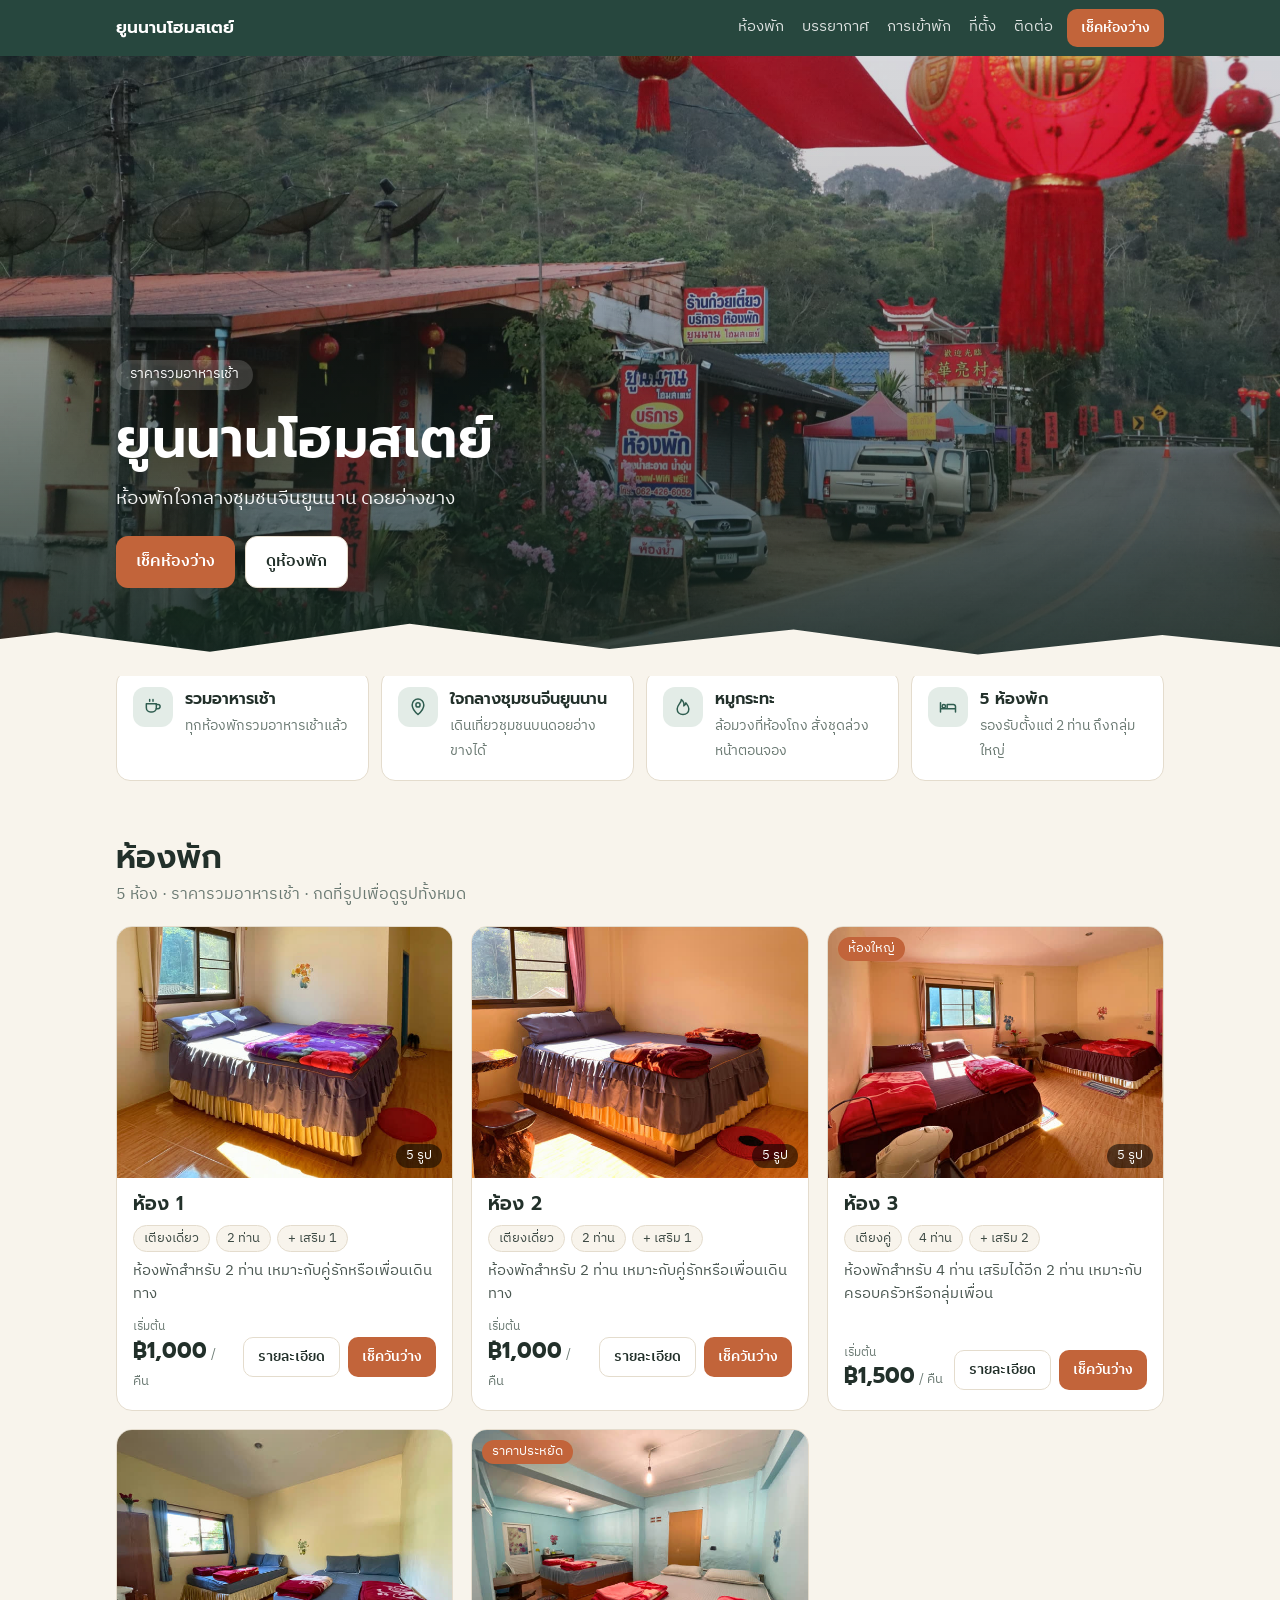
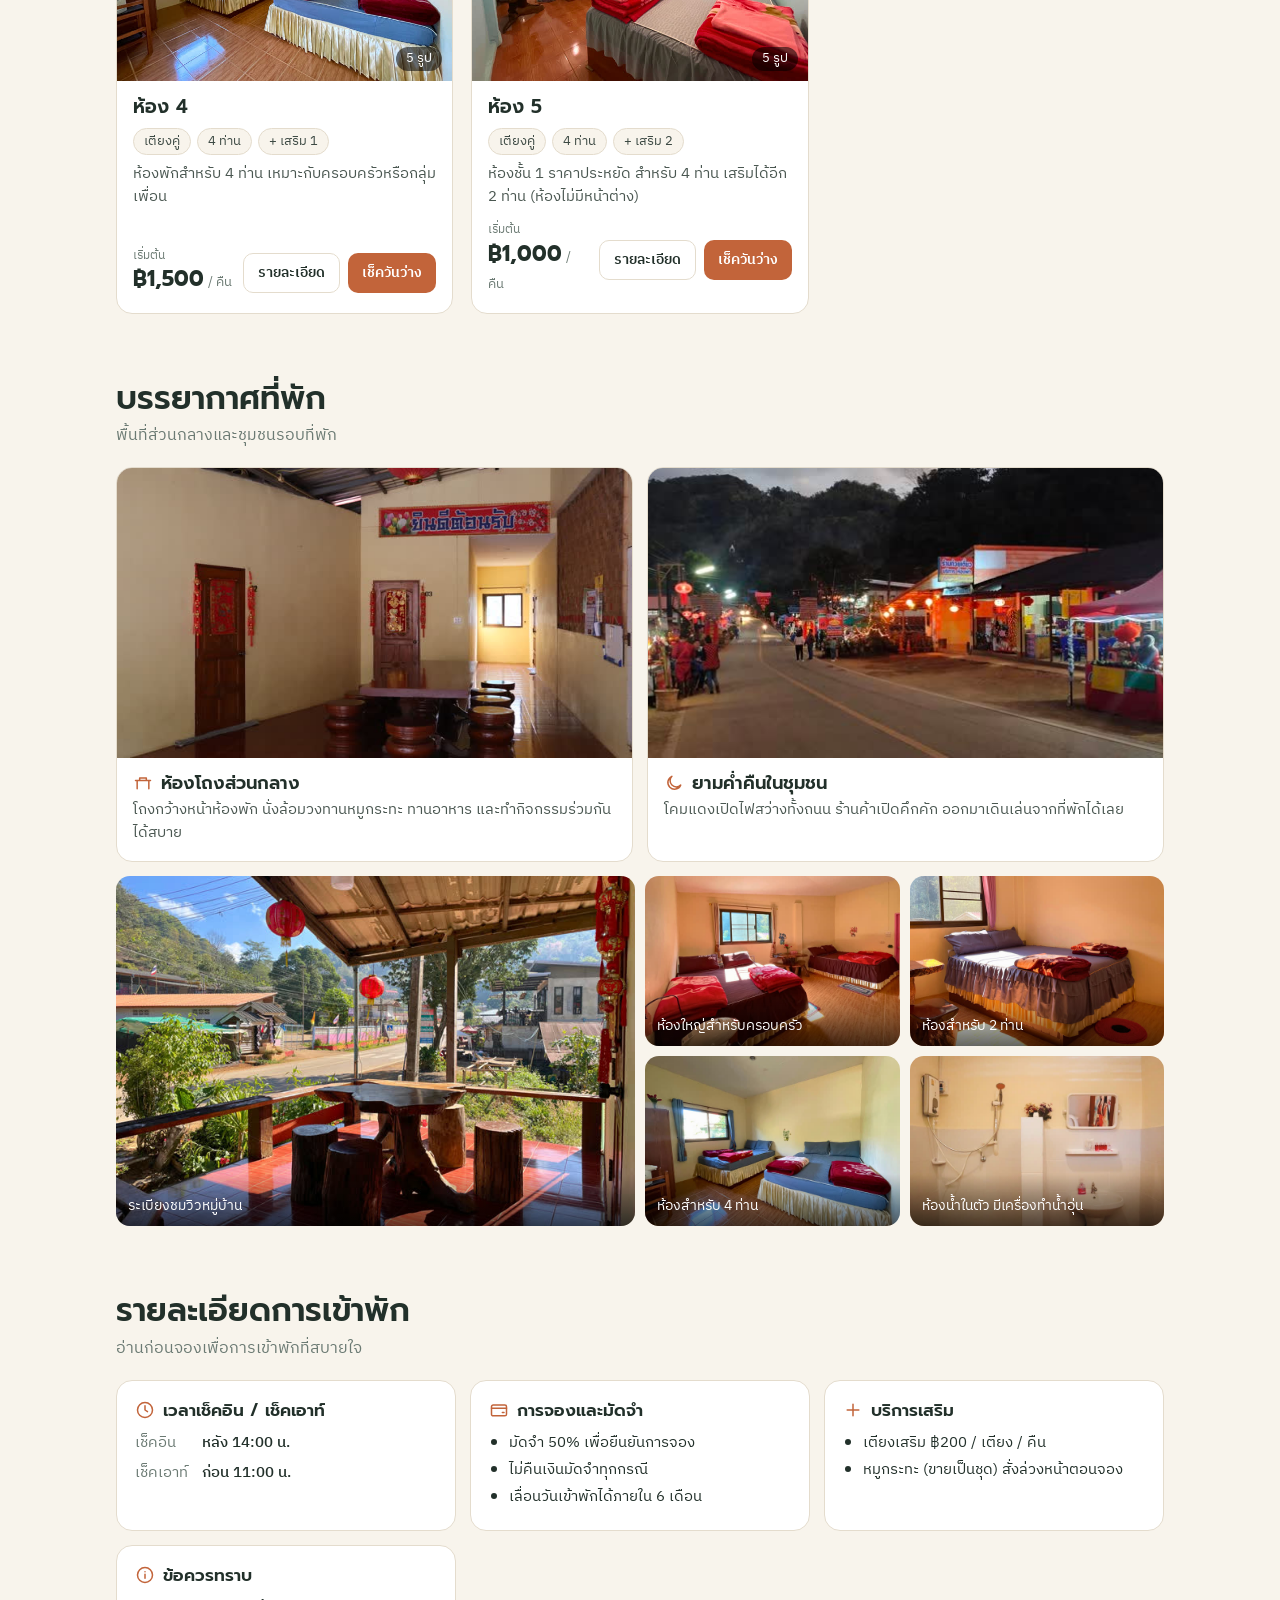
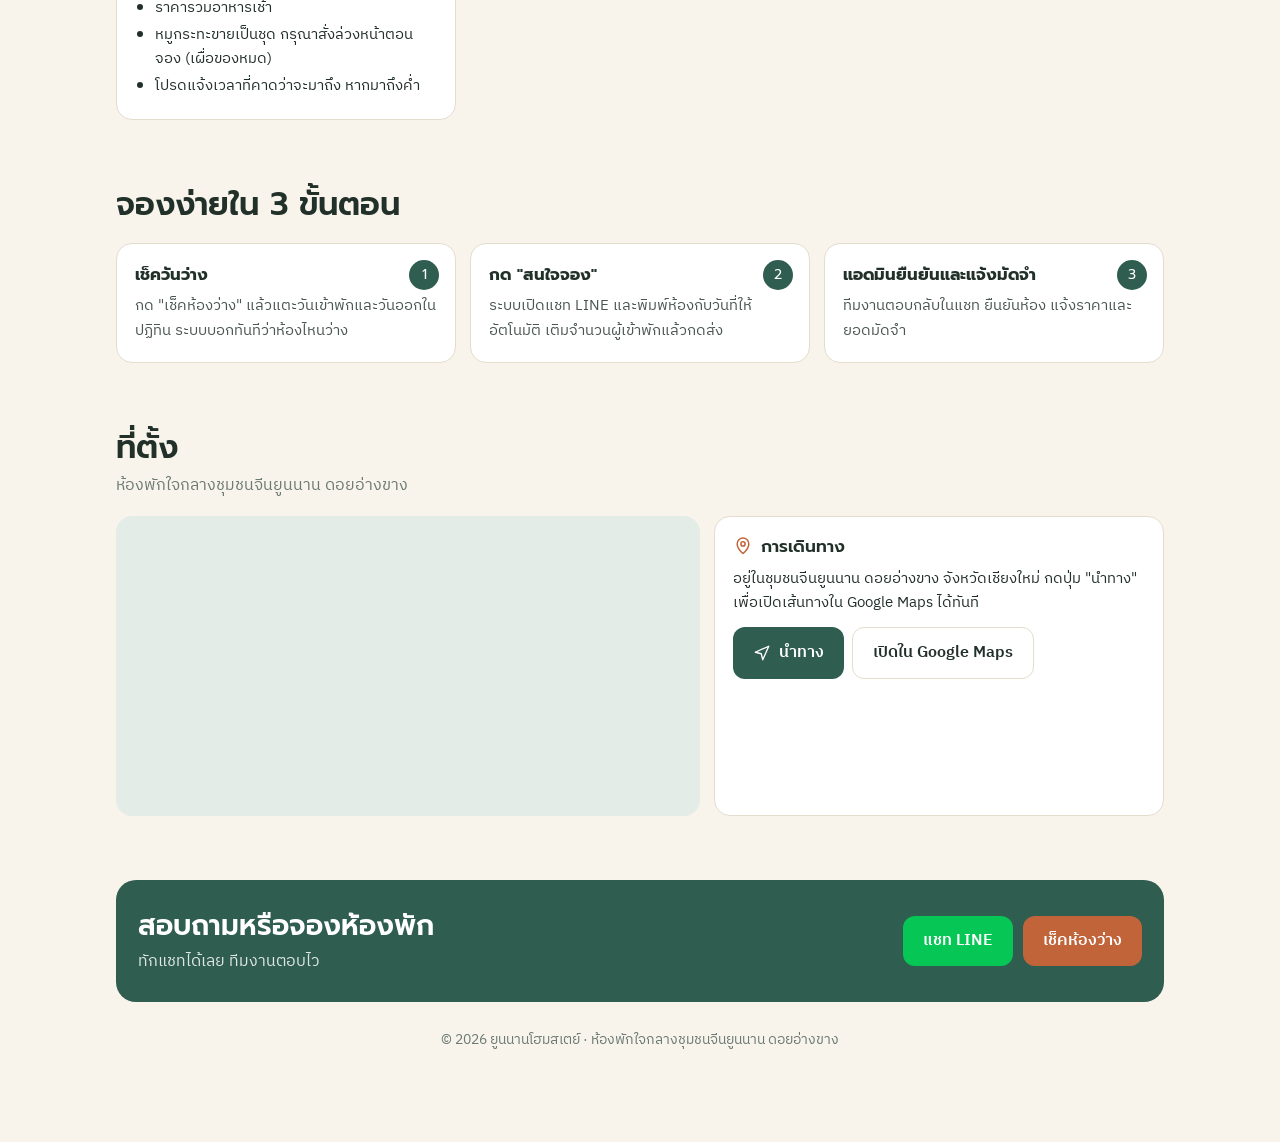
<file: index.html>
<!DOCTYPE html>
<html lang="th">
<head>
<meta charset="utf-8">
<meta name="viewport" content="width=device-width, initial-scale=1, viewport-fit=cover">
<meta name="theme-color" content="#1f4037">
<title>ยูนนานโฮมสเตย์ · ห้องพักใจกลางชุมชนจีนยูนนาน ดอยอ่างขาง</title>
<meta name="description" content="ห้องพักใจกลางชุมชนจีนยูนนาน ดอยอ่างขาง ราคารวมอาหารเช้า ดูรูปห้องพัก เช็คห้องว่าง และจองผ่าน LINE">
<meta property="og:title" content="ยูนนานโฮมสเตย์">
<meta property="og:description" content="ห้องพักใจกลางชุมชนจีนยูนนาน ดอยอ่างขาง ราคารวมอาหารเช้า">
<meta property="og:image" content="images/hero.jpg">
<link rel="preconnect" href="https://fonts.googleapis.com">
<link href="https://fonts.googleapis.com/css2?family=IBM+Plex+Sans+Thai:wght@400;500;600&family=Prompt:wght@500;600&display=swap" rel="stylesheet">
<link rel="stylesheet" href="assets/common.css">
<style>
/* แถบกลับไปหน้าเช็คห้องว่าง (เมื่อเปิดมาจากหน้านั้น) */
.backbar{position:sticky;top:56px;z-index:19;background:#fff6e9;border-bottom:1px solid var(--line);font-size:14px}
.backbar .wrap{display:flex;align-items:center;gap:8px;min-height:44px}
.backbar a{display:inline-flex;align-items:center;gap:4px;font-weight:600;color:var(--clay);text-decoration:none}
.backbar span{color:var(--muted);margin-left:auto;font-size:13px;white-space:nowrap}

/* หน้าแรก */
.hero{position:relative;color:#fff;min-height:min(78vh,620px);display:flex;align-items:flex-end;background:var(--pine-d);overflow:hidden}
.hero img.bg{position:absolute;inset:0;width:100%;height:100%;object-fit:cover;object-position:40% 55%;animation:heroIn 1.4s ease-out both}
@keyframes heroIn{from{transform:scale(1.06);opacity:.4}to{transform:none;opacity:1}}
@media(prefers-reduced-motion:reduce){.hero img.bg{animation:none}}
.hero:before{content:"";position:absolute;inset:0;background:linear-gradient(180deg,rgba(20,40,34,.15) 0%,rgba(20,40,34,.25) 40%,rgba(20,40,34,.82) 100%);z-index:1}
.hero:after{content:"";position:absolute;left:-10%;right:-10%;bottom:-1px;height:56px;background:var(--cream);clip-path:polygon(0 100%,0 60%,12% 20%,22% 55%,35% 5%,48% 50%,60% 15%,72% 60%,84% 25%,100% 70%,100% 100%);z-index:2}
.hero .wrap{position:relative;z-index:3;padding-bottom:88px;padding-top:80px;width:100%}
.hero .kicker{display:inline-block;background:rgba(255,255,255,.16);border-radius:99px;padding:4px 14px;font-size:13.5px;margin-bottom:14px}
.hero h1{font-size:clamp(32px,6vw,54px);letter-spacing:.01em}
.hero p{font-size:clamp(16px,2.4vw,19px);margin:10px 0 22px;max-width:560px;opacity:.95}
.hero .cta{display:flex;gap:10px;flex-wrap:wrap}

/* จุดเด่น */
.facts{display:grid;grid-template-columns:repeat(auto-fit,minmax(200px,1fr));gap:12px;margin-top:-6px}
.fact{background:var(--paper);border:1px solid var(--line);border-radius:14px;padding:16px;display:flex;gap:12px;align-items:flex-start}
.fact .ic{flex:0 0 40px;height:40px;border-radius:12px;background:var(--pine-l);color:var(--pine);display:grid;place-items:center}
.fact b{display:block;font-family:'Prompt',sans-serif;font-weight:600}
.fact span{font-size:14px;color:var(--muted)}

section.block{padding:56px 0 8px}
.shead{display:flex;align-items:flex-end;justify-content:space-between;gap:12px;margin-bottom:18px;flex-wrap:wrap}
.shead h2{font-size:clamp(24px,3.6vw,32px)}
.shead p{margin:4px 0 0;color:var(--muted)}

/* การ์ดห้อง */
.rooms{display:grid;grid-template-columns:repeat(auto-fill,minmax(300px,1fr));gap:18px}
.room{background:var(--paper);border:1px solid var(--line);border-radius:16px;overflow:hidden;display:flex;flex-direction:column;transition:transform .15s,box-shadow .15s}
.room:hover{transform:translateY(-2px);box-shadow:0 10px 26px rgba(31,64,55,.12)}
.room .ph{position:relative;aspect-ratio:4/3;background:var(--pine-l);cursor:pointer;border:0;padding:0;width:100%;overflow:hidden}
.room .ph img{width:100%;height:100%;object-fit:cover;transition:transform .4s}
.room:hover .ph img{transform:scale(1.04)}
.room .ph .count{position:absolute;right:10px;bottom:10px;background:rgba(0,0,0,.55);color:#fff;font-size:12.5px;border-radius:99px;padding:2px 10px}
.room .ph .tag{position:absolute;left:10px;top:10px;background:var(--clay);color:#fff;font-size:12.5px;border-radius:99px;padding:2px 10px}
.room .body{padding:14px 16px 16px;display:flex;flex-direction:column;gap:8px;flex:1}
.room h3{font-size:19px}
.room .desc{font-size:14.5px;color:#4a5751;margin:0}
.room .foot{display:flex;align-items:center;justify-content:space-between;gap:10px;margin-top:auto;padding-top:6px}
.room .acts{display:flex;gap:8px}

/* ภาพบรรยากาศ */
.mosaic{display:grid;grid-template-columns:repeat(4,1fr);grid-auto-rows:170px;gap:10px}
.mosaic button{position:relative;border:0;padding:0;border-radius:14px;overflow:hidden;background:var(--pine-l)}
.mosaic button:first-child{grid-column:span 2;grid-row:span 2}
.mosaic img{width:100%;height:100%;object-fit:cover;transition:transform .4s}
.mosaic button:hover img{transform:scale(1.05)}
.mosaic span{position:absolute;left:0;right:0;bottom:0;padding:22px 12px 9px;color:#fff;font-size:13.5px;text-align:left;background:linear-gradient(transparent,rgba(0,0,0,.6))}

/* พื้นที่ส่วนกลาง */
.spaces{display:grid;grid-template-columns:repeat(auto-fit,minmax(300px,1fr));gap:14px;margin-bottom:14px}
.space{background:var(--paper);border:1px solid var(--line);border-radius:16px;overflow:hidden}
.sp-ph{display:block;width:100%;aspect-ratio:16/9;border:0;padding:0;overflow:hidden;background:var(--pine-l)}
.sp-ph img{width:100%;height:100%;object-fit:cover;transition:transform .4s}
.space:hover .sp-ph img{transform:scale(1.04)}
.sp-body{padding:14px 16px 16px}
.sp-body h3{font-size:18px;display:flex;align-items:center;gap:8px;margin-bottom:4px}
.sp-body h3 .ic{color:var(--clay)}
.sp-body p{margin:0;font-size:14.5px;color:#4a5751}

/* การเข้าพัก */
.stay{display:grid;grid-template-columns:repeat(auto-fit,minmax(280px,1fr));gap:14px}
.card{background:var(--paper);border:1px solid var(--line);border-radius:16px;padding:18px}
.card h3{font-size:17px;margin-bottom:10px;display:flex;align-items:center;gap:8px}
.card h3 .ic{color:var(--clay)}
.kv{display:grid;grid-template-columns:auto 1fr;gap:6px 14px;font-size:15px;margin:0}
.kv dt{color:var(--muted)}.kv dd{margin:0;font-weight:500}
.list{margin:0;padding-left:20px;font-size:15px}
.list li{margin:3px 0}
.steps{counter-reset:s;display:grid;grid-template-columns:repeat(auto-fit,minmax(220px,1fr));gap:14px}
.step{background:var(--paper);border:1px solid var(--line);border-radius:16px;padding:18px;position:relative}
.step:before{counter-increment:s;content:counter(s);position:absolute;top:16px;right:16px;width:30px;height:30px;border-radius:50%;background:var(--pine);color:#fff;display:grid;place-items:center;font-family:'Prompt',sans-serif;font-size:14px}
.step b{display:block;font-family:'Prompt',sans-serif;font-size:16.5px;margin-bottom:4px;padding-right:36px}
.step span{font-size:14.5px;color:#4a5751}

/* ที่ตั้ง */
.map{display:grid;grid-template-columns:1.3fr 1fr;gap:14px}
.map iframe{width:100%;height:100%;min-height:300px;border:0;border-radius:16px;background:var(--pine-l)}
.mapacts{display:flex;gap:8px;flex-wrap:wrap}
@media(max-width:760px){.map{grid-template-columns:1fr}}

/* ติดต่อ */
.contact{background:var(--pine);color:#fff;border-radius:20px;padding:28px 22px;display:flex;align-items:center;justify-content:space-between;gap:16px;flex-wrap:wrap;margin-top:56px}
.contact h2{font-size:clamp(22px,3vw,28px)}
.contact p{margin:4px 0 0;opacity:.85}
.contact .acts{display:flex;gap:10px;flex-wrap:wrap}

/* แถบจองด้านล่าง (มือถือ) */
.mbar{position:fixed;left:0;right:0;bottom:0;z-index:15;background:var(--paper);border-top:1px solid var(--line);box-shadow:0 -6px 20px rgba(0,0,0,.06);padding:10px 16px;display:none;gap:8px;align-items:center}
.mbar span{flex:1;font-size:13.5px;color:var(--muted);line-height:1.3;min-width:0}
.mbar span b{display:block;color:var(--ink);font-family:'Prompt',sans-serif;font-size:15px}
.mbar .btn{padding:11px 14px}

/* หน้าต่างรายละเอียดห้อง */
.modal{position:fixed;inset:0;z-index:30;background:rgba(15,25,21,.62);display:none;align-items:center;justify-content:center;padding:16px}
.modal.show{display:flex}
.sheet{background:var(--paper);border-radius:18px;width:100%;max-width:880px;max-height:94vh;overflow:auto;position:relative}
.sheet .x{position:absolute;top:10px;right:10px;z-index:3;width:38px;height:38px;border-radius:50%;border:0;background:rgba(255,255,255,.92);font-size:22px;line-height:1;box-shadow:0 2px 8px rgba(0,0,0,.15)}
.gal{position:relative;background:#111;aspect-ratio:4/3;max-height:68vh;width:100%;touch-action:pan-y}
.gal img{width:100%;height:100%;object-fit:contain;user-select:none;-webkit-user-drag:none}
.gal.single{aspect-ratio:auto}.gal.single img{height:auto;max-height:68vh}
.gal .nav-b{position:absolute;top:50%;transform:translateY(-50%);width:42px;height:42px;border-radius:50%;border:0;background:rgba(255,255,255,.88);font-size:24px;line-height:1;display:grid;place-items:center}
.gal .prev{left:10px}.gal .next{right:10px}
.gal .idx{position:absolute;left:12px;bottom:10px;background:rgba(0,0,0,.55);color:#fff;font-size:13px;border-radius:99px;padding:2px 10px}
.thumbs{display:flex;gap:6px;padding:8px 10px;overflow-x:auto;background:#1a1a1a}
.thumbs button{flex:0 0 72px;height:52px;border:2px solid transparent;border-radius:8px;padding:0;overflow:hidden;background:#333;opacity:.65}
.thumbs button.on{border-color:#fff;opacity:1}
.thumbs img{width:100%;height:100%;object-fit:cover}
.detail{padding:20px;display:grid;grid-template-columns:1.4fr 1fr;gap:20px}
.detail h2{font-size:26px}
.detail .lead{color:#4a5751;margin:6px 0 12px}
.box{background:var(--cream);border:1px solid var(--line);border-radius:14px;padding:16px;align-self:start;position:sticky;top:12px}
.box .price b{font-size:26px}
.box .btn{width:100%;margin-top:10px}
.box small.note{display:block;color:var(--muted);font-size:12.5px;margin-top:8px}
@media(max-width:760px){.modal{padding:0;align-items:flex-end}.sheet{border-radius:18px 18px 0 0;max-height:96vh}.detail{grid-template-columns:1fr;padding:16px}.box{position:static}}

/* มือถือ (อยู่ท้ายสุดเพื่อให้ทับค่าด้านบนได้) */
@media(max-width:720px){
  section.block{padding-top:40px}
  .hero{min-height:82svh}
  .hero .wrap{padding-bottom:72px}
  .hero .cta .btn{flex:1}
  .facts{grid-template-columns:1fr 1fr;gap:10px}
  .fact{flex-direction:column;gap:8px;padding:14px}
  .fact .ic{flex-basis:auto;width:36px;height:36px}
  .rooms,.spaces{grid-template-columns:1fr}
  .room .acts .btn{padding:10px 14px}
  .mosaic{grid-template-columns:repeat(2,1fr);grid-auto-rows:130px}
  .mosaic button:first-child{grid-row:span 2}
  .mapacts .btn{flex:1}
  .map iframe{min-height:260px}
  .contact{padding:22px 18px;margin-top:40px}
  .contact .acts,.contact .acts .btn{width:100%}
  .mbar{display:flex;padding-bottom:calc(10px + env(safe-area-inset-bottom))}
}
</style>
</head>
<body>

<!-- =====================================================================
     หน้าดูห้องพัก  ·  ข้อมูลและลิงก์ทั้งหมดแก้ที่ assets/config.js (ไม่ต้องแก้ไฟล์นี้)
     รูปภาพอยู่ในโฟลเดอร์ images/  ·  อธิบายทั้งหมดใน docs/website.md
     ===================================================================== -->

<nav class="nav"><div class="wrap">
  <a class="brand" href="#top" id="brand">ยูนนานโฮมสเตย์</a>
  <div class="links"><a href="#rooms">ห้องพัก</a><a href="#vibes">บรรยากาศ</a><a href="#stay">การเข้าพัก</a><a href="#location">ที่ตั้ง</a><a href="#contact">ติดต่อ</a></div>
  <a class="btn sm" id="navCheck" href="#">เช็คห้องว่าง</a>
</div></nav>
<div class="backbar" id="backbar" hidden><div class="wrap"><a id="backLink" href="#"><span class="ic" data-i="back"></span>กลับไปหน้าเช็คห้องว่าง</a><span id="backDates"></span></div></div>

<header class="hero" id="top">
  <img class="bg" id="heroImg" alt="">
  <div class="wrap">
    <span class="kicker">ราคารวมอาหารเช้า</span>
    <h1 id="heroName">ยูนนานโฮมสเตย์</h1>
    <p id="heroTag">ห้องพักใจกลางชุมชนจีนยูนนาน ดอยอ่างขาง</p>
    <div class="cta"><a class="btn" id="heroCheck" href="#">เช็คห้องว่าง</a><a class="btn ghost" href="#rooms">ดูห้องพัก</a></div>
  </div>
</header>

<main class="wrap">
  <div class="facts" id="facts"></div>

  <section class="block" id="rooms">
    <div class="shead"><div><h2>ห้องพัก</h2><p id="roomsSub"></p></div></div>
    <div class="rooms" id="roomGrid"></div>
  </section>

  <section class="block" id="vibes">
    <div class="shead"><div><h2>บรรยากาศที่พัก</h2><p>พื้นที่ส่วนกลางและชุมชนรอบที่พัก</p></div></div>
    <div class="spaces" id="spaces"></div>
    <div class="mosaic" id="mosaic"></div>
  </section>

  <section class="block" id="stay">
    <div class="shead"><div><h2>รายละเอียดการเข้าพัก</h2><p>อ่านก่อนจองเพื่อการเข้าพักที่สบายใจ</p></div></div>
    <div class="stay" id="stayGrid"></div>
  </section>

  <section class="block" id="how">
    <div class="shead"><div><h2>จองง่ายใน 3 ขั้นตอน</h2></div></div>
    <div class="steps">
      <div class="step"><b>เช็ควันว่าง</b><span>กด "เช็คห้องว่าง" แล้วแตะวันเข้าพักและวันออกในปฏิทิน ระบบบอกทันทีว่าห้องไหนว่าง</span></div>
      <div class="step"><b>กด "สนใจจอง"</b><span>ระบบเปิดแชท LINE และพิมพ์ห้องกับวันที่ให้อัตโนมัติ เติมจำนวนผู้เข้าพักแล้วกดส่ง</span></div>
      <div class="step"><b>แอดมินยืนยันและแจ้งมัดจำ</b><span>ทีมงานตอบกลับในแชท ยืนยันห้อง แจ้งราคาและยอดมัดจำ</span></div>
    </div>
  </section>

  <section class="block" id="location">
    <div class="shead"><div><h2>ที่ตั้ง</h2><p id="locText"></p></div></div>
    <div class="map">
      <iframe id="mapFrame" title="แผนที่" loading="lazy" referrerpolicy="no-referrer-when-downgrade"></iframe>
      <div class="card">
        <h3><span class="ic" data-i="pin"></span>การเดินทาง</h3>
        <p style="margin:0 0 12px;font-size:15px" id="travelText"></p>
        <div class="mapacts"><a class="btn pine" id="mapGo" target="_blank" rel="noopener"><span class="ic" data-i="nav"></span>นำทาง</a><a class="btn ghost" id="mapLink" target="_blank" rel="noopener">เปิดใน Google Maps</a></div>
      </div>
    </div>
  </section>

  <section class="contact" id="contact">
    <div><h2>สอบถามหรือจองห้องพัก</h2><p>ทักแชทได้เลย ทีมงานตอบไว</p></div>
    <div class="acts" id="contactActs"></div>
  </section>
</main>

<footer id="foot"></footer>

<div class="mbar"><span id="mbarTxt"></span><a class="btn line" data-line="general" href="#">LINE</a><a class="btn" id="mbarCheck" href="#">เช็คห้องว่าง</a></div>

<div class="modal" id="modal" role="dialog" aria-modal="true"><div class="sheet" id="sheet"></div></div>

<script src="assets/config.js"></script>
<script src="assets/common.js"></script>
<script>
// ถ้าเปิดมาจากหน้าเช็คห้องว่าง จะมี ?in=yyyy-MM-dd&out=yyyy-MM-dd ติดมา
const Q=new URLSearchParams(location.search);
const ISO_RE=/^\d{4}-\d{2}-\d{2}$/;
const STAY=ISO_RE.test(Q.get("in")||"")&&ISO_RE.test(Q.get("out")||"")&&Q.get("out")>Q.get("in")?{in:Q.get("in"),out:Q.get("out")}:null;
const FROM_CHECK=Q.get("from")==="check";

function build(){
  if(FROM_CHECK){$("backbar").hidden=false;$("backLink").href=pageUrl("check",{room:Q.get("room"),in:STAY&&STAY.in,out:STAY&&STAY.out});
    if(STAY)$("backDates").textContent=fmtDate(STAY.in)+" – "+fmtDate(STAY.out)}
  document.title=CONFIG.name+' · '+CONFIG.tagline;
  $('brand').textContent=$('heroName').textContent=CONFIG.name;
  $('heroTag').textContent=CONFIG.tagline;
  const hero=$('heroImg');hero.onerror=()=>{hero.onerror=null;hero.removeAttribute('srcset');hero.src=placeholder('',0)};
  if(CONFIG.heroImageSmall){hero.srcset=`${CONFIG.heroImageSmall} 1200w, ${CONFIG.heroImage} 2400w`;hero.sizes='100vw'}
  hero.src=CONFIG.heroImage;
  ['navCheck','heroCheck','mbarCheck'].forEach(id=>$(id).href=pageUrl('check'));
  const minP=Math.min(...CONFIG.rooms.map(r=>r.from));
  $('mbarTxt').innerHTML=CONFIG.showPrice?`รวมอาหารเช้า<b>เริ่มต้น ${baht(minP)}</b>`:`<b>${esc(CONFIG.name)}</b>รวมอาหารเช้า`;

  $('facts').innerHTML=CONFIG.facts.map(f=>`<div class="fact"><span class="ic">${icon(f.icon)}</span><div><b>${esc(f.title)}</b><span>${esc(f.text)}</span></div></div>`).join('');
  $('roomsSub').textContent=`${CONFIG.rooms.length} ห้อง · ราคารวมอาหารเช้า · กดที่รูปเพื่อดูรูปทั้งหมด`;

  $('roomGrid').innerHTML=CONFIG.rooms.map((r,i)=>`<article class="room">
    <button class="ph" data-open="${i}" aria-label="ดูรูป ${esc(r.name)}">${img(r.small[0]||'',r.name,i)}
      ${r.tag?`<span class="tag">${esc(r.tag)}</span>`:''}${r.photos.length>1?`<span class="count">${r.photos.length} รูป</span>`:''}</button>
    <div class="body">
      <h3>${esc(r.name)}</h3>
      <div class="chips"><span class="chip">${esc(r.bed)}</span><span class="chip">${r.capacity} ท่าน</span>${r.extra?`<span class="chip">+ เสริม ${r.extra}</span>`:''}</div>
      <p class="desc">${esc(r.desc)}</p>
      <div class="foot">
        ${CONFIG.showPrice?`<div class="price"><small>เริ่มต้น</small><b>${baht(r.from)}</b> <span>/ คืน</span></div>`:'<div></div>'}
        <div class="acts"><button class="btn ghost sm" data-open="${i}">รายละเอียด</button><a class="btn sm" href="${esc(pageUrl('check',{room:r.id}))}">เช็ควันว่าง</a></div>
      </div>
    </div></article>`).join('');

  $('mosaic').innerHTML=(CONFIG.highlights||[]).map(([id,name,cap])=>{
    const ri=CONFIG.rooms.findIndex(r=>r.id===id);if(ri<0)return '';
    const r=CONFIG.rooms[ri],pi=Math.max(0,r.names.indexOf(name));
    return `<button data-open="${ri}" data-photo="${pi}" aria-label="${esc(cap)} · ${esc(r.name)}">${img(r.small[pi],r.name,ri+pi,'',cap)}<span>${esc(cap)}</span></button>`}).join('');
  $('spaces').innerHTML=(CONFIG.spaces||[]).map((s,k)=>`<article class="space">
    <button class="sp-ph" data-view="${k}" aria-label="ดูรูป ${esc(s.title)}">${img(`images/small/${s.photo}.jpg`,s.title,k+2,'',s.title)}</button>
    <div class="sp-body"><h3><span class="ic">${icon(s.icon)}</span>${esc(s.title)}</h3><p>${esc(s.text)}</p></div></article>`).join('');
  if(!$('mosaic').innerHTML&&!$('spaces').innerHTML)$('vibes').remove();

  $('stayGrid').innerHTML=`
    <div class="card"><h3><span class="ic">${icon('clock')}</span>เวลาเช็คอิน / เช็คเอาท์</h3>
      <dl class="kv"><dt>เช็คอิน</dt><dd>หลัง ${esc(CONFIG.checkIn)} น.</dd><dt>เช็คเอาท์</dt><dd>ก่อน ${esc(CONFIG.checkOut)} น.</dd></dl></div>
    <div class="card"><h3><span class="ic">${icon('wallet')}</span>การจองและมัดจำ</h3>
      <ul class="list"><li>มัดจำ ${CONFIG.depositPct}% เพื่อยืนยันการจอง</li><li>ไม่คืนเงินมัดจำทุกกรณี</li><li>เลื่อนวันเข้าพักได้ภายใน ${CONFIG.postponeMonths} เดือน</li></ul></div>
    <div class="card"><h3><span class="ic">${icon('plus')}</span>บริการเสริม</h3>
      <ul class="list"><li>เตียงเสริม ${baht(CONFIG.extraBedPrice)} / เตียง / คืน</li><li>หมูกระทะ (ขายเป็นชุด) สั่งล่วงหน้าตอนจอง</li></ul></div>
    <div class="card"><h3><span class="ic">${icon('info')}</span>ข้อควรทราบ</h3>
      <ul class="list">${CONFIG.houseRules.map(x=>`<li>${esc(x)}</li>`).join('')}</ul></div>`;

  $('locText').textContent=CONFIG.tagline;
  $('travelText').textContent=CONFIG.travel;
  $('mapFrame').src='https://www.google.com/maps?q='+encodeURIComponent(CONFIG.mapLatLng||CONFIG.mapQuery)+'&z=16&output=embed';
  $('mapLink').href='https://www.google.com/maps/search/?api=1&query='+encodeURIComponent(CONFIG.mapQuery);
  $('mapGo').href='https://www.google.com/maps/dir/?api=1&destination='+encodeURIComponent(CONFIG.mapLatLng||CONFIG.mapQuery);

  $('contactActs').innerHTML=[
    `<a class="btn line" data-line="general" href="#">แชท LINE</a>`,
    CONFIG.facebook?`<a class="btn fb" href="${esc(CONFIG.facebook)}" target="_blank" rel="noopener">Facebook</a>`:'',
    CONFIG.phone?`<a class="btn ghost" href="tel:${esc(CONFIG.phone.replace(/[^\d+]/g,''))}">โทร ${esc(CONFIG.phone)}</a>`:'',
    `<a class="btn" href="${esc(pageUrl('check'))}">เช็คห้องว่าง</a>`].join('');
  $('foot').innerHTML=`© ${new Date().getFullYear()} ${esc(CONFIG.name)} · ${esc(CONFIG.tagline)}`;

  document.querySelectorAll('[data-i]').forEach(e=>e.innerHTML=icon(e.dataset.i));
  document.querySelectorAll('[data-open]').forEach(b=>b.onclick=()=>openRoom(+b.dataset.open,+(b.dataset.photo||0)));
  document.querySelectorAll('[data-view]').forEach(b=>b.onclick=()=>viewPhoto(CONFIG.spaces[+b.dataset.view]));
  bindLine();
}

// ---------------- หน้าต่างรายละเอียดห้อง + แกลเลอรี ----------------
let cur=0,gi=0;
function openRoom(i,photo){
  cur=i;gi=photo||0;const r=CONFIG.rooms[i];
  const photos=r.photos.length?r.photos:[''];
  $('sheet').innerHTML=`<button class="x" id="mx" aria-label="ปิด">×</button>
    <div class="gal" id="gal">${img(photos[0],r.name,i,'','')}
      ${photos.length>1?`<button class="nav-b prev" id="gp" aria-label="รูปก่อนหน้า">‹</button><button class="nav-b next" id="gn" aria-label="รูปถัดไป">›</button>`:''}
      <span class="idx" id="gidx"></span></div>
    ${photos.length>1?`<div class="thumbs" id="thumbs">${r.small.map((p,k)=>`<button data-k="${k}" aria-label="รูปที่ ${k+1}">${img(p,r.name,i+k,'','')}</button>`).join('')}</div>`:''}
    <div class="detail">
      <div>
        <h2>${esc(r.name)}</h2>
        <p class="lead">${esc(r.desc)}</p>
        <div class="chips" style="margin-bottom:14px">${r.features.map(f=>`<span class="chip">${esc(f)}</span>`).join('')}</div>
        <dl class="kv">
          <dt>เตียง</dt><dd>${esc(r.bed)}</dd>
          <dt>เข้าพักได้</dt><dd>${r.capacity} ท่าน${r.extra?` (เสริมเตียงได้อีก ${r.extra} ท่าน)`:''}</dd>
          <dt>เช็คอิน</dt><dd>หลัง ${esc(CONFIG.checkIn)} น.</dd>
          <dt>เช็คเอาท์</dt><dd>ก่อน ${esc(CONFIG.checkOut)} น.</dd>
          <dt>อาหารเช้า</dt><dd>รวมในราคาห้องแล้ว</dd>
        </dl>
      </div>
      <div class="box">
        ${CONFIG.showPrice?`<div class="price"><small>เริ่มต้น</small><b>${baht(r.from)}</b> <span>/ คืน</span></div>`:`<b style="font-family:Prompt">${esc(r.name)}</b>`}
        ${STAY?`<a class="btn line" data-line="booking" data-room="${esc(r.id)}" data-in="${STAY.in}" data-out="${STAY.out}" href="#"><span class="ic">${icon('chat')}</span>สนใจจองห้องนี้ (${nightsBetween(STAY.in,STAY.out)} คืน)</a>
        <a class="btn ghost" href="${esc(pageUrl('check',{room:r.id,in:STAY.in,out:STAY.out}))}"><span class="ic">${icon('back')}</span>กลับไปเช็ควันว่าง</a>`
        :`<a class="btn" href="${esc(pageUrl('check',{room:r.id}))}"><span class="ic">${icon('cal')}</span>เช็ควันว่างห้องนี้</a>
        <a class="btn line" data-line="room" data-room="${esc(r.id)}" href="#"><span class="ic">${icon('chat')}</span>ทัก LINE สอบถามห้องนี้</a>`}
        <small class="note">ราคาจริงขึ้นกับวันที่เข้าพัก แอดมินจะแจ้งในแชท · มัดจำ ${CONFIG.depositPct}% เพื่อยืนยันการจอง</small>
      </div>
    </div>`;
  bindLine($('sheet'));
  $('modal').classList.add('show');document.body.style.overflow='hidden';
  $('mx').onclick=closeRoom;
  if($('gp')){$('gp').onclick=()=>show(gi-1);$('gn').onclick=()=>show(gi+1)}
  if($('thumbs'))$('thumbs').querySelectorAll('button').forEach(b=>b.onclick=()=>show(+b.dataset.k));
  let x0=null;const g=$('gal');
  g.addEventListener('touchstart',e=>{x0=e.touches[0].clientX},{passive:true});
  g.addEventListener('touchend',e=>{if(x0===null)return;const dx=e.changedTouches[0].clientX-x0;if(Math.abs(dx)>40)show(gi+(dx<0?1:-1));x0=null});
  show(gi);$('sheet').scrollTop=0;
}
function show(k){
  const r=CONFIG.rooms[cur],n=Math.max(1,r.photos.length);gi=(k+n)%n;
  const im=$('gal').querySelector('img');im.onerror=function(){this.onerror=null;this.src=placeholder(r.name,cur+gi)};
  im.src=r.photos[gi]||placeholder(r.name,cur);
  $('gidx').textContent=(gi+1)+' / '+n;
  [gi+1,gi-1].forEach(j=>{const p=r.photos[(j+n)%n];if(p)new Image().src=p});// โหลดรูปถัดไปรอไว้
  if($('thumbs'))$('thumbs').querySelectorAll('button').forEach((b,j)=>{b.classList.toggle('on',j===gi);if(j===gi)b.scrollIntoView({block:'nearest',inline:'nearest'})});
}
// รูปเดี่ยว (พื้นที่ส่วนกลาง)
function viewPhoto(s){
  $('sheet').innerHTML=`<button class="x" id="mx" aria-label="ปิด">×</button>
    <div class="gal single">${img(`images/${s.photo}.jpg`,s.title,2,'',s.title).replace('loading="lazy"','')}</div>
    <div class="detail" style="display:block"><h2>${esc(s.title)}</h2><p class="lead">${esc(s.text)}</p></div>`;
  $('modal').classList.add('show');document.body.style.overflow='hidden';
  $('mx').onclick=closeRoom;$('sheet').scrollTop=0;
}
function closeRoom(){$('modal').classList.remove('show');document.body.style.overflow='';if(/^#R\d/.test(location.hash))history.replaceState(null,'',location.pathname+location.search)}
$('modal').addEventListener('click',e=>{if(e.target.id==='modal')closeRoom()});
document.addEventListener('keydown',e=>{if(!$('modal').classList.contains('show'))return;
  if(e.key==='Escape')closeRoom();if(!$('gidx'))return;if(e.key==='ArrowRight')show(gi+1);if(e.key==='ArrowLeft')show(gi-1)});

build();
// เปิดห้องจากลิงก์ เช่น index.html#R3 (หน้าเช็คห้องว่างส่งมาแบบนี้)
function openFromHash(){const h=location.hash.replace('#','');const hi=CONFIG.rooms.findIndex(r=>r.id===h);if(hi>=0)openRoom(hi)}
openFromHash();window.addEventListener('hashchange',openFromHash);
</script>
</body>
</html>
</file>
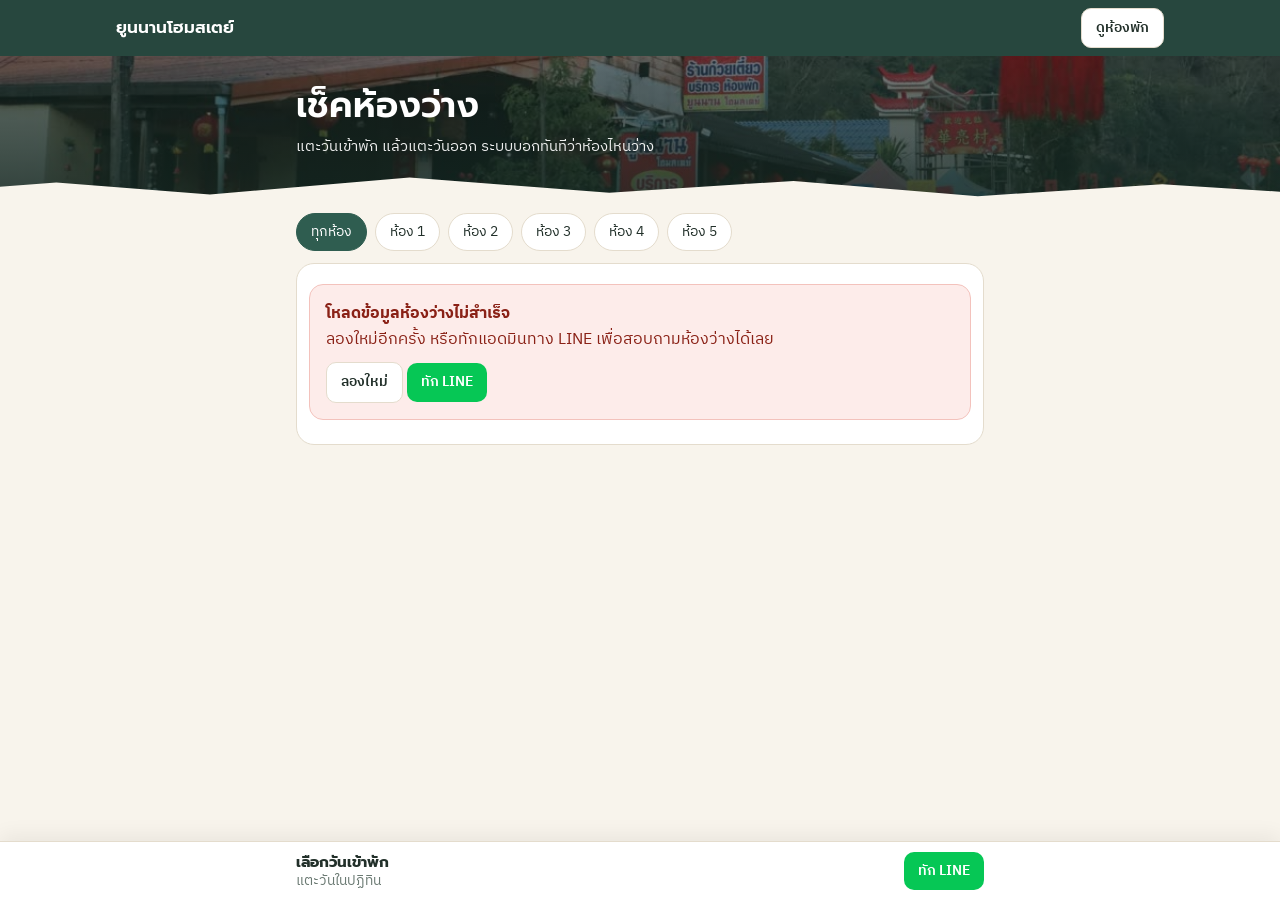
<file: check.html>
<!DOCTYPE html>
<html lang="th">
<head>
<meta charset="utf-8">
<meta name="viewport" content="width=device-width, initial-scale=1, viewport-fit=cover">
<meta name="theme-color" content="#1f4037">
<title>เช็คห้องว่าง · ยูนนานโฮมสเตย์</title>
<meta name="description" content="เช็คห้องว่างยูนนานโฮมสเตย์ ดอยอ่างขาง เลือกวันเข้าพัก ดูว่าห้องไหนว่าง แล้วจองผ่าน LINE">
<meta property="og:title" content="เช็คห้องว่าง · ยูนนานโฮมสเตย์">
<meta property="og:image" content="images/hero-small.jpg">
<link rel="preconnect" href="https://fonts.googleapis.com">
<link href="https://fonts.googleapis.com/css2?family=IBM+Plex+Sans+Thai:wght@400;500;600&family=Prompt:wght@500;600&display=swap" rel="stylesheet">
<link rel="stylesheet" href="assets/common.css">
<style>
/* หัวหน้า */
.head{position:relative;background:var(--pine-d) center/cover;color:#fff;overflow:hidden}
.head:before{content:"";position:absolute;inset:0;background:linear-gradient(180deg,rgba(20,40,34,.55),rgba(20,40,34,.85))}
.head:after{content:"";position:absolute;left:-10%;right:-10%;bottom:-1px;height:34px;background:var(--cream);clip-path:polygon(0 100%,0 60%,12% 20%,22% 55%,35% 5%,48% 50%,60% 15%,72% 60%,84% 25%,100% 70%,100% 100%)}
.head .wrap{position:relative;padding:26px 16px 50px}
.head h1{font-size:clamp(26px,5vw,36px)}
.head p{margin:6px 0 0;opacity:.92;font-size:15px}

main.wrap,.head .wrap,.sbar .wrap{max-width:720px}
main.wrap{padding-bottom:120px}
.demo{background:#fff6d6;border:1px solid #f0dc9a;color:#6b5300;border-radius:12px;padding:10px 14px;font-size:14px;margin:4px 0 12px}
.err{background:#fdecea;border:1px solid #f3c2bc;color:#8a2116;border-radius:14px;padding:16px;margin:8px 0 12px}
.err p{margin:0 0 10px}

/* ตัวกรองห้อง */
.filters{display:flex;gap:8px;overflow-x:auto;padding:4px 0 12px;margin:0 -16px;padding-left:16px;padding-right:16px;scrollbar-width:none}
.filters::-webkit-scrollbar{display:none}
.filters button{flex:0 0 auto;border:1px solid var(--line);background:#fff;border-radius:99px;padding:7px 14px;font-size:14px;white-space:nowrap}
.filters button.on{background:var(--pine);border-color:var(--pine);color:#fff}

/* ปฏิทิน */
.cal{background:var(--paper);border:1px solid var(--line);border-radius:18px;padding:12px}
.cal-h{display:flex;align-items:center;justify-content:space-between;margin-bottom:8px}
.cal-h b{font-family:'Prompt',sans-serif;font-size:18px}
.cal-h button{width:40px;height:40px;border-radius:50%;border:1px solid var(--line);background:#fff;font-size:20px;line-height:1}
.cal-h button:disabled{opacity:.3;cursor:default}
.dow,.days{display:grid;grid-template-columns:repeat(7,1fr);gap:4px}
.dow span{text-align:center;font-size:12.5px;color:var(--muted);padding:2px 0}
.days button{border:0;border-radius:10px;padding:6px 0 5px;min-height:52px;display:flex;flex-direction:column;align-items:center;justify-content:center;gap:1px;background:#f3f6f4;font-variant-numeric:tabular-nums}
.days button b{font-size:15px;font-weight:600;line-height:1.2}
.days button small{font-size:10.5px;line-height:1.2;white-space:nowrap}
.days .blank{visibility:hidden}
.days .ok{background:#e3f1e7;color:#2f6b45}
.days .low{background:#fdf0c8;color:#7a5a00}
.days .full{background:#f6e4e1;color:#9b1c12}
.days .full b{text-decoration:line-through;text-decoration-thickness:1px}
.days .past{background:transparent;color:#c4c9c6;cursor:default}
.days .today b{text-decoration:underline;text-underline-offset:3px}
.days .inr{background:#f6d9c9;color:#7a3413}
.days .sel{background:var(--clay);color:#fff}
.days .sel small{opacity:.9}
.legend{display:flex;flex-wrap:wrap;gap:6px 14px;font-size:12.5px;color:var(--muted);margin:10px 2px 0}
.legend i{display:inline-block;width:12px;height:12px;border-radius:4px;vertical-align:-1px;margin-right:5px}

/* ผลลัพธ์ */
.res{margin-top:18px}
.res h2{font-size:20px;margin-bottom:4px}
.res .sub{color:var(--muted);font-size:14px;margin:0 0 12px}
.hint{background:var(--paper);border:1px dashed #cfd8d3;border-radius:16px;padding:18px;text-align:center;color:var(--muted)}
.hint b{display:block;color:var(--ink);font-family:'Prompt',sans-serif;font-size:17px;margin-bottom:2px}
.rlist{display:grid;gap:12px}
.rc{background:var(--paper);border:1px solid var(--line);border-radius:16px;overflow:hidden;display:grid;grid-template-columns:132px 1fr}
.rc .ph{position:relative;background:var(--pine-l);min-height:100%}
.rc .ph img{position:absolute;inset:0;width:100%;height:100%;object-fit:cover}
.rc .bd{padding:12px 14px;display:flex;flex-direction:column;gap:6px;min-width:0}
.rc h3{font-size:17px;display:flex;align-items:center;gap:8px;flex-wrap:wrap}
.badge{font-family:'IBM Plex Sans Thai',sans-serif;font-size:12.5px;font-weight:600;border-radius:99px;padding:1px 10px}
.badge.yes{background:#e3f1e7;color:#2f6b45}
.badge.no{background:#f6e4e1;color:#9b1c12}
.rc .why{font-size:13px;color:#9b1c12;margin:0}
.rc .acts{display:flex;gap:8px;flex-wrap:wrap;margin-top:2px}
.rc .acts .btn{flex:1;padding:9px 12px;font-size:14px}
.rc.off{opacity:.78}
.rc.off .ph img{filter:grayscale(.7)}
.more{margin-top:12px;text-align:center}
.foot-note{margin-top:18px;font-size:13px;color:var(--muted);text-align:center;line-height:1.7}

/* แถบล่าง */
.sbar{position:fixed;left:0;right:0;bottom:0;z-index:15;background:var(--paper);border-top:1px solid var(--line);box-shadow:0 -6px 20px rgba(0,0,0,.06)}
.sbar .wrap{display:flex;align-items:center;gap:10px;padding-top:10px;padding-bottom:calc(10px + env(safe-area-inset-bottom))}
.sbar span{flex:1;font-size:13.5px;color:var(--muted);line-height:1.35;min-width:0}
.sbar span b{display:block;color:var(--ink);font-family:'Prompt',sans-serif;font-size:15px}
.loading{padding:40px 0;text-align:center;color:var(--muted)}
.spin{width:28px;height:28px;border:3px solid var(--pine-l);border-top-color:var(--pine);border-radius:50%;margin:0 auto 10px;animation:sp 1s linear infinite}
@keyframes sp{to{transform:rotate(360deg)}}

@media(max-width:420px){
  .rc{grid-template-columns:104px 1fr}
  .days button{min-height:48px}
  .days button small{font-size:9.5px}
}
</style>
</head>
<body>

<!-- =====================================================================
     หน้าเช็คห้องว่าง  ·  ดึงข้อมูลห้องว่างจาก Google Sheet ผ่าน Apps Script
     ตั้งค่าลิงก์ต่างๆ ที่ assets/config.js (urls.availabilityApi)
     อธิบายทั้งหมดใน docs/website.md
     ===================================================================== -->

<nav class="nav"><div class="wrap">
  <a class="brand" id="brand" href="#">ยูนนานโฮมสเตย์</a>
  <a class="btn sm ghost" id="navRooms" href="#">ดูห้องพัก</a>
</div></nav>

<header class="head" id="head">
  <div class="wrap">
    <h1>เช็คห้องว่าง</h1>
    <p>แตะวันเข้าพัก แล้วแตะวันออก ระบบบอกทันทีว่าห้องไหนว่าง</p>
  </div>
</header>

<main class="wrap">
  <div id="notice"></div>
  <div class="filters" id="filters" role="tablist" aria-label="เลือกห้อง"></div>
  <section class="cal" id="cal" aria-label="ปฏิทินห้องว่าง">
    <div class="loading"><div class="spin"></div>กำลังโหลดข้อมูลห้องว่าง…</div>
  </section>
  <div class="legend" id="legend"></div>
  <section class="res" id="results"></section>
  <p class="foot-note" id="footNote"></p>
</main>

<div class="sbar"><div class="wrap"><span id="sbarTxt"></span><button class="btn ghost sm" id="clearBtn" hidden>ล้าง</button><a class="btn line sm" data-line="general" href="#" id="sbarLine">ทัก LINE</a></div></div>

<script src="assets/config.js"></script>
<script src="assets/common.js"></script>
<script>
// ---------------- สถานะของหน้า ----------------
const API=(CONFIG.urls.availabilityApi||'').trim();
const MAX_DAYS=365;           // ให้เลือกวันล่วงหน้าได้ไม่เกินนี้
const S={data:null,demo:false,room:'',ci:'',co:'',view:null,busy:{},closed:new Set(),known:new Set()};
const Q=new URLSearchParams(location.search);

// ---------------- โหลดข้อมูล ----------------
function fetchJson(url){
  const ctl=new AbortController();const t=setTimeout(()=>ctl.abort(),15000);
  return fetch(url,{signal:ctl.signal}).then(r=>{clearTimeout(t);if(!r.ok)throw new Error('HTTP '+r.status);return r.json()});
}
// สำรอง: JSONP เผื่อเบราว์เซอร์บางตัวเรียก fetch ข้ามโดเมนไม่ได้
function jsonp(url){
  return new Promise((ok,bad)=>{
    const cb='__avail'+Date.now();const s=document.createElement('script');
    const t=setTimeout(()=>{cleanup();bad(new Error('timeout'))},15000);
    function cleanup(){clearTimeout(t);delete window[cb];s.remove()}
    window[cb]=d=>{cleanup();ok(d)};
    s.onerror=()=>{cleanup();bad(new Error('jsonp'))};
    s.src=url+(url.indexOf('?')<0?'?':'&')+'callback='+cb;document.head.appendChild(s);
  });
}
// ข้อมูลตัวอย่าง (ใช้เมื่อยังไม่ได้ใส่ลิงก์ API)
function demoData(){
  const t=todayIso(),d=n=>addDays(t,n);
  return {ok:true,today:t,updatedAt:'ข้อมูลตัวอย่าง',rooms:CONFIG.rooms.map(r=>({id:r.id,name:r.name})),closed:[],
    busy:{R1:[[d(1),d(3)],[d(9),d(11)]],R2:[[d(2),d(4)],[d(9),d(11)]],R3:[[d(0),d(2)],[d(9),d(12)]],R4:[[d(4),d(6)],[d(9),d(11)]],R5:[[d(9),d(11)],[d(16),d(18)]]}};
}
async function load(){
  if(!API){S.demo=true;return demoData()}
  try{return await fetchJson(API+(API.indexOf('?')<0?'?':'&')+'t='+Date.now())}
  catch(e){return await jsonp(API)}
}

// แปลงช่วงวันที่ไม่ว่าง เป็นชุด "คืนที่ไม่ว่าง" ของแต่ละห้อง
function prepare(d){
  S.data=d;S.busy={};S.closed=new Set(d.closed||[]);S.known=new Set((d.rooms||[]).map(r=>r.id));
  const limit=addDays(todayIso(),MAX_DAYS+31);
  Object.entries(d.busy||{}).forEach(([id,ranges])=>{
    const set=S.busy[id]=new Set();
    ranges.forEach(([a,b])=>{for(let x=a<todayIso()?todayIso():a;x<b&&x<limit;x=addDays(x,1))set.add(x)});
  });
}
// ห้องนี้ไม่ว่างคืนนั้นไหม
function roomBusy(id,iso){return S.closed.has(id)||(S.known.size&&!S.known.has(id))||(S.busy[id]&&S.busy[id].has(iso))}
const roomsInView=()=>S.room?CONFIG.rooms.filter(r=>r.id===S.room):CONFIG.rooms;
function freeCount(iso){return roomsInView().filter(r=>!roomBusy(r.id,iso)).length}
function nightsOf(ci,co){const out=[];for(let x=ci;x<co;x=addDays(x,1))out.push(x);return out}

// ---------------- ตัวกรองห้อง ----------------
function renderFilters(){
  $('filters').innerHTML=[`<button data-r="" class="${S.room?'':'on'}">ทุกห้อง</button>`]
    .concat(CONFIG.rooms.map(r=>`<button data-r="${esc(r.id)}" class="${S.room===r.id?'on':''}">${esc(r.name)}</button>`)).join('');
  $('filters').querySelectorAll('button').forEach(b=>b.onclick=()=>{S.room=b.dataset.r;sync();renderAll()});
  const on=$('filters').querySelector('.on');if(on)on.scrollIntoView({block:'nearest',inline:'center'});
}

// ---------------- ปฏิทิน ----------------
function renderCal(){
  const t=todayIso(),max=addDays(t,MAX_DAYS);
  const v=S.view,y=v.getFullYear(),m=v.getMonth();
  const first=new Date(y,m,1),days=new Date(y,m+1,0).getDate();
  const minView=new Date(dateOf(t).getFullYear(),dateOf(t).getMonth(),1);
  const maxView=new Date(dateOf(max).getFullYear(),dateOf(max).getMonth(),1);
  const single=!!S.room,total=roomsInView().length;
  let cells='';
  for(let i=0;i<first.getDay();i++)cells+='<button class="blank" tabindex="-1" aria-hidden="true"></button>';
  for(let d=1;d<=days;d++){
    const iso=isoOf(new Date(y,m,d));let cls='',tag='',dis=false;
    if(iso<t||iso>max){cls='past';dis=true}
    else{
      const f=freeCount(iso);
      if(f===0){cls='full';tag='เต็ม'}
      else if(single){cls='ok';tag='ว่าง'}
      else{cls=f===1&&total>1?'low':'ok';tag='ว่าง '+f}
    }
    if(S.ci&&(iso===S.ci||iso===S.co))cls+=' sel';
    else if(S.ci&&S.co&&iso>S.ci&&iso<S.co)cls+=' inr';
    if(iso===t)cls+=' today';
    const label=fmtDate(iso)+(tag?' '+tag:'');
    cells+=`<button class="${cls}" data-d="${iso}" ${dis?'disabled':''} aria-label="${label}"><b>${d}</b><small>${iso===S.ci?'เข้า':iso===S.co?'ออก':tag||'&nbsp;'}</small></button>`;
  }
  $('cal').innerHTML=`<div class="cal-h"><button id="pm" aria-label="เดือนก่อน" ${v<=minView?'disabled':''}>‹</button>
    <b>${MONTHS_TH[m]} ${y}</b><button id="nm" aria-label="เดือนถัดไป" ${v>=maxView?'disabled':''}>›</button></div>
    <div class="dow">${['อา','จ','อ','พ','พฤ','ศ','ส'].map(x=>`<span>${x}</span>`).join('')}</div>
    <div class="days">${cells}</div>`;
  $('pm').onclick=()=>{S.view=new Date(y,m-1,1);renderCal()};
  $('nm').onclick=()=>{S.view=new Date(y,m+1,1);renderCal()};
  $('cal').querySelectorAll('[data-d]').forEach(b=>b.onclick=()=>pick(b.dataset.d));
  // ปัดซ้าย/ขวาเพื่อเปลี่ยนเดือน
  let x0=null;const g=$('cal');
  g.ontouchstart=e=>{x0=e.touches[0].clientX};
  g.ontouchend=e=>{if(x0===null)return;const dx=e.changedTouches[0].clientX-x0;x0=null;
    if(Math.abs(dx)>60){const b=$(dx<0?'nm':'pm');if(b&&!b.disabled)b.click()}};
}
function pick(iso){
  if(!S.ci||S.co||iso<=S.ci){S.ci=iso;S.co=''}
  else S.co=iso;
  sync();renderCal();renderResults();renderBar();
  if(S.co)setTimeout(()=>$('results').scrollIntoView({behavior:'smooth',block:'start'}),120);
}

// ---------------- ผลลัพธ์ ----------------
function roomCard(r,ok,why){
  const view=pageUrl('rooms',{from:'check',room:S.room,in:S.ci,out:S.co},r.id);
  return `<article class="rc ${ok?'':'off'}">
    <a class="ph" href="${esc(view)}" aria-label="ดูรูป ${esc(r.name)}">${img(r.small[0]||'',r.name,CONFIG.rooms.indexOf(r))}</a>
    <div class="bd">
      <h3>${esc(r.name)} <span class="badge ${ok?'yes':'no'}">${ok?'ว่าง':'ไม่ว่าง'}</span></h3>
      <div class="chips"><span class="chip">${esc(r.bed)}</span><span class="chip">${r.capacity} ท่าน</span>${r.extra?`<span class="chip">+ เสริม ${r.extra}</span>`:''}</div>
      ${CONFIG.showPrice?`<div class="price"><small>เริ่มต้น</small><b>${baht(r.from)}</b> <span>/ คืน</span></div>`:''}
      ${why?`<p class="why">${esc(why)}</p>`:''}
      <div class="acts"><a class="btn ghost" href="${esc(view)}"><span class="ic">${icon('image')}</span>ดูห้อง</a>${ok?`<a class="btn line" data-line="booking" data-room="${esc(r.id)}" data-in="${S.ci}" data-out="${S.co}" href="#"><span class="ic">${icon('chat')}</span>สนใจจอง</a>`:''}</div>
    </div></article>`;
}
function renderResults(){
  const el=$('results');
  if(!S.ci){el.innerHTML=`<div class="hint"><b>แตะวันเช็คอินในปฏิทิน</b>วันที่จะเข้าพัก</div>`;return}
  if(!S.co){el.innerHTML=`<div class="hint"><b>แตะวันเช็คเอาท์</b>วันที่ออก (เข้า ${fmtDate(S.ci)})</div>`;return}
  const nights=nightsOf(S.ci,S.co);
  const list=roomsInView().map(r=>{
    if(S.closed.has(r.id)||(S.known.size&&!S.known.has(r.id)))return {r,ok:false,why:'งดให้บริการช่วงนี้'};
    const bad=nights.filter(n=>roomBusy(r.id,n));
    return {r,ok:!bad.length,why:bad.length?'เต็มคืน '+bad.slice(0,3).map(fmtDate).join(', ')+(bad.length>3?` และอีก ${bad.length-3} คืน`:''):''};
  }).sort((a,b)=>b.ok-a.ok);
  const nOk=list.filter(x=>x.ok).length;
  el.innerHTML=`<h2>${S.room?(nOk?'ห้องนี้ว่าง':'ห้องนี้ไม่ว่าง'):(nOk?`ว่าง ${nOk} ห้อง`:'ห้องเต็มทุกห้อง')}</h2>
    <p class="sub">${fmtDate(S.ci)} – ${fmtDate(S.co)} · ${nights.length} คืน</p>
    <div class="rlist">${list.map(x=>roomCard(x.r,x.ok,x.why)).join('')}</div>
    ${S.room?`<div class="more"><button class="btn ghost" id="allRooms">ดูห้องอื่นที่ว่างช่วงนี้</button></div>`:''}
    ${!nOk?`<div class="more"><a class="btn line" data-line="general" href="#">ทัก LINE ถามแอดมิน</a></div>`:''}`;
  if($('allRooms'))$('allRooms').onclick=()=>{S.room='';sync();renderAll()};
  bindLine(el);
}
function renderBar(){
  $('clearBtn').hidden=!S.ci;
  $('sbarTxt').innerHTML=S.ci&&S.co?`<b>${fmtDate(S.ci)} – ${fmtDate(S.co)}</b>${nightsBetween(S.ci,S.co)} คืน${S.room?' · '+esc(roomById(S.room).name):''}`
    :S.ci?`<b>เข้า ${fmtDate(S.ci)}</b>แตะวันเช็คเอาท์ต่อ`:`<b>เลือกวันเข้าพัก</b>แตะวันในปฏิทิน`;
}
function renderAll(){renderFilters();renderCal();renderResults();renderBar()}

// เก็บสถานะไว้ในลิงก์ (กดย้อนกลับหรือแชร์ลิงก์แล้วได้หน้าเดิม)
function sync(){
  const p=new URLSearchParams();if(S.room)p.set('room',S.room);if(S.ci)p.set('in',S.ci);if(S.co)p.set('out',S.co);
  const q=p.toString();history.replaceState(null,'',location.pathname+(q?'?'+q:''));
}

// ---------------- เริ่มทำงาน ----------------
function init(){
  document.title='เช็คห้องว่าง · '+CONFIG.name;
  $('brand').textContent=CONFIG.name;$('brand').href=pageUrl('rooms');
  $('navRooms').href=pageUrl('rooms',null,'rooms');
  $('head').style.backgroundImage=`url('${CONFIG.heroImageSmall||CONFIG.heroImage}')`;
  $('legend').innerHTML=`<span><i style="background:#e3f1e7"></i>ว่าง</span><span><i style="background:#fdf0c8"></i>เหลือ 1 ห้อง</span><span><i style="background:#f6e4e1"></i>เต็ม</span><span><i style="background:var(--clay)"></i>วันที่เลือก</span>`;
  const t=todayIso(),re=/^\d{4}-\d{2}-\d{2}$/;
  if(roomById(Q.get('room')))S.room=Q.get('room');
  const qi=Q.get('in')||'',qo=Q.get('out')||'';
  if(re.test(qi)&&qi>=t){S.ci=qi;if(re.test(qo)&&qo>qi)S.co=qo}
  const v=dateOf(S.ci||t);S.view=new Date(v.getFullYear(),v.getMonth(),1);
  renderFilters();renderBar();bindLine();
  $('clearBtn').onclick=()=>{S.ci=S.co='';sync();renderAll()};
  load().then(d=>{
    if(!d||!d.ok)throw new Error((d&&d.error)||'no data');
    prepare(d);
    if(S.demo)$('notice').innerHTML=`<div class="demo">โหมดตัวอย่าง: ยังไม่ได้เชื่อม Google Sheet ข้อมูลห้องว่างในหน้านี้เป็นข้อมูลสมมติ</div>`;
    $('footNote').innerHTML=`ข้อมูลอัปเดตล่าสุด ${esc(d.updatedAt||'')}<br>สถานะห้องอาจเปลี่ยนได้ แอดมินจะยืนยันห้องอีกครั้งในแชท`;
    renderAll();
  }).catch(()=>{
    $('cal').innerHTML=`<div class="err"><p><b>โหลดข้อมูลห้องว่างไม่สำเร็จ</b><br>ลองใหม่อีกครั้ง หรือทักแอดมินทาง LINE เพื่อสอบถามห้องว่างได้เลย</p>
      <button class="btn ghost sm" onclick="location.reload()">ลองใหม่</button> <a class="btn line sm" data-line="general" href="#">ทัก LINE</a></div>`;
    bindLine($('cal'));$('results').innerHTML='';$('legend').innerHTML='';
  });
}
init();
</script>
</body>
</html>
</file>
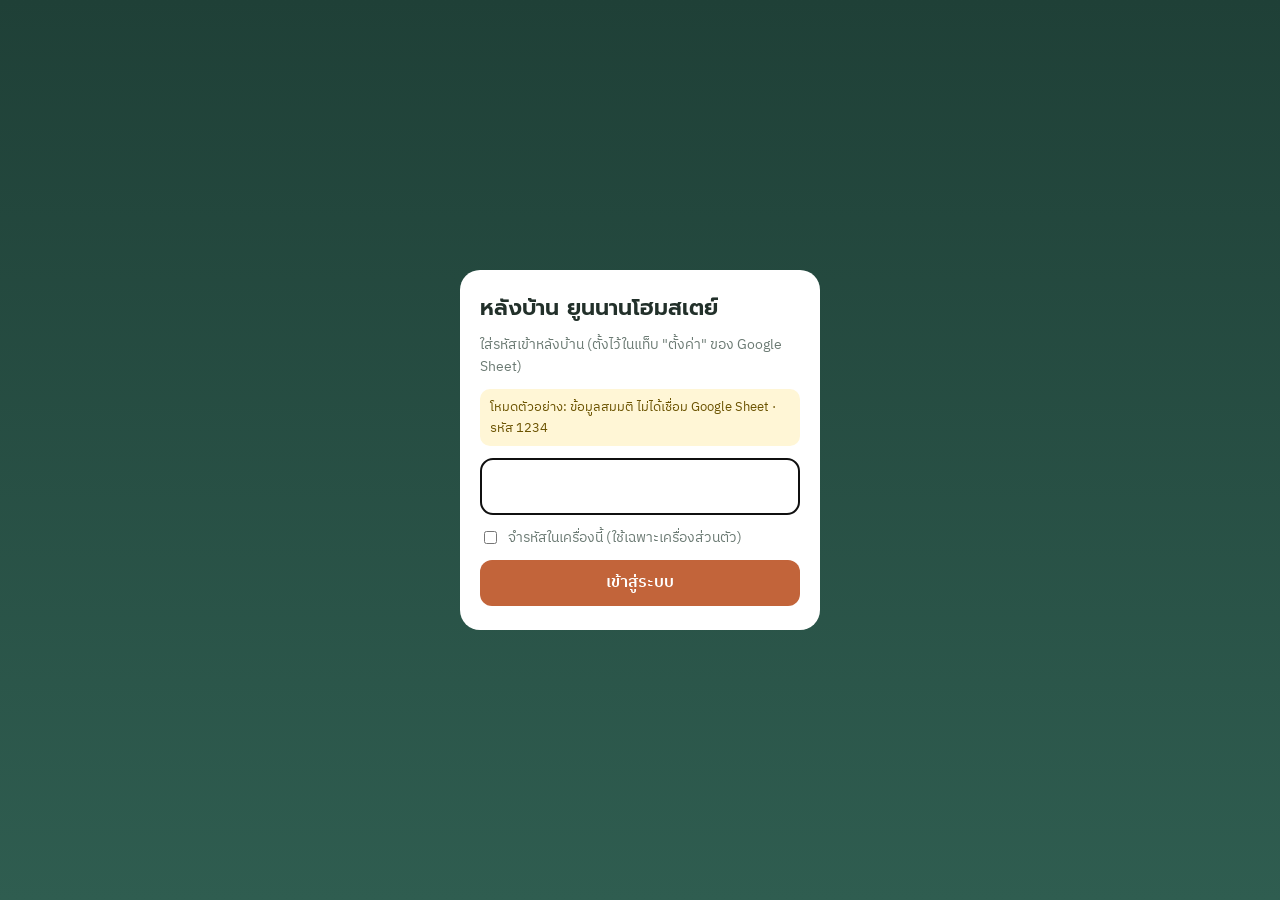
<file: apps-script/Admin.html>
<!DOCTYPE html>
<html lang="th">
<head>
<base target="_top">
<meta charset="utf-8">
<meta name="viewport" content="width=device-width, initial-scale=1, viewport-fit=cover">
<title>หลังบ้าน · ยูนนานโฮมสเตย์</title>
<link rel="preconnect" href="https://fonts.googleapis.com">
<link href="https://fonts.googleapis.com/css2?family=IBM+Plex+Sans+Thai:wght@400;500;600&family=Prompt:wght@500;600&display=swap" rel="stylesheet">
<style>
:root{--pine:#2f5d50;--pine-d:#1f4037;--pine-l:#e3ece7;--cream:#f8f4ec;--paper:#fff;--ink:#22302a;--muted:#6b7a73;--line:#e4dccd;--clay:#c2643a;--lineg:#06c755;
  --free:#f3f6f4;--wait:#fdf0c8;--waitT:#7a5a00;--dep:#fde0cc;--depT:#8a3f12;--paid:#d7e7fb;--paidT:#1d4f91;--closed:#e5e5e5;--closedT:#555;--clash:#f8c9c4;--clashT:#9b1c12}
*{box-sizing:border-box}
[hidden]{display:none!important}
html,body{margin:0;background:var(--cream);color:var(--ink);font-family:'IBM Plex Sans Thai',system-ui,sans-serif;font-size:15.5px;line-height:1.55}
h1,h2,h3{font-family:'Prompt','IBM Plex Sans Thai',sans-serif;margin:0;font-weight:600;line-height:1.3}
button,input,select,textarea{font:inherit;color:inherit}
button{cursor:pointer}
a{color:inherit}
.wrap{max-width:760px;margin:0 auto;padding:0 12px}

.btn{display:inline-flex;align-items:center;justify-content:center;gap:6px;border:0;border-radius:12px;padding:11px 16px;font-weight:600;text-decoration:none;background:var(--clay);color:#fff;white-space:nowrap}
.btn.pine{background:var(--pine)}
.btn.ghost{background:#fff;color:var(--ink);border:1px solid var(--line)}
.btn.danger{background:#fff;color:#9b1c12;border:1px solid #f0c4be}
.btn.sm{padding:7px 12px;font-size:14px;border-radius:10px}
.btn.block{width:100%}
.btn:disabled{opacity:.5}

.top{position:sticky;top:0;z-index:20;background:var(--pine-d);color:#fff}
.top .wrap{display:flex;align-items:center;gap:8px;height:54px}
.top h1{font-size:17px;flex:1;white-space:nowrap;overflow:hidden;text-overflow:ellipsis}
.top h1 small{font-family:'IBM Plex Sans Thai',sans-serif;font-weight:400;opacity:.75;font-size:13px;margin-left:6px}
.top .me{background:rgba(255,255,255,.14);border:0;color:#fff;border-radius:99px;padding:5px 12px;font-size:14px}
.top .menu{background:none;border:0;color:#fff;font-size:22px;width:38px;height:38px;border-radius:50%}

.warn{background:#fff6d6;border:1px solid #f0dc9a;color:#6b5300;border-radius:12px;padding:9px 12px;font-size:13.5px;margin:10px 0 0}
main{padding:12px 0 calc(90px + env(safe-area-inset-bottom))}

.today{background:var(--paper);border:1px solid var(--line);border-radius:16px;padding:12px 14px;margin-bottom:12px}
.today h2{font-size:16px;display:flex;justify-content:space-between;gap:8px;flex-wrap:wrap}
.today h2 span{font-family:'IBM Plex Sans Thai',sans-serif;font-weight:400;color:var(--muted);font-size:13.5px}
.today ul{list-style:none;margin:8px 0 0;padding:0;display:grid;gap:4px}
.today li button{width:100%;text-align:left;background:var(--cream);border:1px solid var(--line);border-radius:10px;padding:6px 10px;font-size:14px;display:flex;gap:8px;align-items:center}
.today li b{font-weight:600;flex:0 0 auto}
.today li em{font-style:normal;color:var(--muted);margin-left:auto;font-size:13px}
.today .none{color:var(--muted);font-size:14px;margin-top:6px}

.mhead{display:flex;align-items:center;justify-content:space-between;margin:4px 0 8px}
.mhead b{font-family:'Prompt',sans-serif;font-size:18px}
.mhead button{width:40px;height:40px;border-radius:50%;border:1px solid var(--line);background:#fff;font-size:20px;line-height:1}
.grid{background:var(--paper);border:1px solid var(--line);border-radius:14px}
.gr{display:grid;grid-template-columns:46px repeat(var(--n),minmax(0,1fr));border-bottom:1px solid #eef1ef}
.gr:last-child{border-bottom:0}
.gr.head{position:sticky;top:54px;z-index:5;background:var(--pine);color:#fff;font-size:12.5px;font-weight:600;border-radius:13px 13px 0 0}
.gr.head div{padding:6px 2px;text-align:center;white-space:nowrap;overflow:hidden;text-overflow:ellipsis}
.gr .d{padding:4px 0;text-align:center;font-size:13px;line-height:1.15;color:var(--muted);border-right:1px solid #eef1ef}
.gr .d b{display:block;color:var(--ink);font-size:15px}
.gr.we .d{background:#fbf7f0}
.gr.now .d{background:var(--clay);color:#fff}.gr.now .d b{color:#fff}
.c{border:0;background:none;padding:2px;min-height:40px;display:flex;align-items:stretch}
.c span{flex:1;display:flex;align-items:center;border-radius:6px;font-size:12px;line-height:1.2;padding:0 5px;overflow:hidden;white-space:nowrap;text-overflow:ellipsis;min-width:0}
.c.empty span{justify-content:center;color:#d3dad6;font-size:16px}
.c.empty:hover span{background:var(--pine-l);color:var(--pine)}
.c.bk span{border-radius:0}
.c.bk.start span{border-top-left-radius:8px;border-bottom-left-radius:8px;font-weight:600}
.c.bk.end span{border-top-right-radius:8px;border-bottom-right-radius:8px}
.c.wait span{background:var(--wait);color:var(--waitT)}
.c.dep span{background:var(--dep);color:var(--depT)}
.c.paid span{background:var(--paid);color:var(--paidT)}
.c.closed span{background:var(--closed);color:var(--closedT)}
.c.clash span{background:var(--clash);color:var(--clashT);font-weight:600}
.legend{display:flex;flex-wrap:wrap;gap:4px 12px;font-size:12.5px;color:var(--muted);margin:10px 2px}
.legend i{display:inline-block;width:12px;height:12px;border-radius:4px;margin-right:4px;vertical-align:-1px}

.search{display:flex;gap:8px;margin-bottom:8px}
.search input{flex:1;border:1px solid var(--line);border-radius:12px;padding:10px 12px;background:#fff;min-width:0}
.chipsel{display:flex;gap:6px;overflow-x:auto;padding-bottom:8px;scrollbar-width:none}
.chipsel::-webkit-scrollbar{display:none}
.chipsel button{flex:0 0 auto;border:1px solid var(--line);background:#fff;border-radius:99px;padding:6px 12px;font-size:14px}
.chipsel button.on{background:var(--pine);border-color:var(--pine);color:#fff}
.cards{display:grid;gap:8px}
.card{background:var(--paper);border:1px solid var(--line);border-radius:14px;padding:11px 13px;text-align:left;width:100%;display:grid;gap:3px}
.card .l1{display:flex;align-items:center;gap:8px}
.card .l1 b{font-family:'Prompt',sans-serif;font-size:16px;flex:1;min-width:0;overflow:hidden;text-overflow:ellipsis;white-space:nowrap}
.card .l2{font-size:13.5px;color:var(--muted)}
.card.cx{opacity:.6}
.room{background:var(--pine-l);color:var(--pine);border-radius:8px;padding:1px 8px;font-size:13px;font-weight:600;white-space:nowrap}
.pill{border-radius:99px;padding:1px 9px;font-size:12.5px;font-weight:600;white-space:nowrap}
.pill.wait{background:var(--wait);color:var(--waitT)}.pill.dep{background:var(--dep);color:var(--depT)}
.pill.paid{background:var(--paid);color:var(--paidT)}.pill.closed,.pill.cx{background:var(--closed);color:var(--closedT)}
.owe{color:#9b1c12;font-weight:600}
.empty-list{text-align:center;color:var(--muted);padding:30px 0}

.nav{position:fixed;left:0;right:0;bottom:0;z-index:20;background:var(--paper);border-top:1px solid var(--line);box-shadow:0 -6px 20px rgba(0,0,0,.05)}
.nav .wrap{display:grid;grid-template-columns:1fr auto 1fr;align-items:center;gap:8px;padding-top:6px;padding-bottom:calc(6px + env(safe-area-inset-bottom))}
.nav .tab{border:0;background:none;padding:8px 4px;border-radius:12px;font-size:14px;color:var(--muted);font-weight:600}
.nav .tab.on{color:var(--pine);background:var(--pine-l)}
.nav .add{border-radius:14px;padding:11px 18px}

.modal{position:fixed;inset:0;z-index:40;background:rgba(15,25,21,.55);display:none;align-items:flex-end;justify-content:center}
.modal.show{display:flex}
.sheet{background:var(--paper);width:100%;max-width:640px;max-height:94vh;overflow:auto;border-radius:18px 18px 0 0;padding:16px 16px calc(16px + env(safe-area-inset-bottom));position:relative}
@media(min-width:700px){.modal{align-items:center}.sheet{border-radius:18px}}
.sheet .x{position:absolute;top:10px;right:10px;width:36px;height:36px;border-radius:50%;border:0;background:var(--cream);font-size:20px;line-height:1}
.sheet h2{font-size:19px;padding-right:40px}
.sheet .sub{color:var(--muted);font-size:13.5px;margin:2px 0 12px}
.kv{display:grid;grid-template-columns:auto 1fr;gap:5px 14px;margin:0 0 12px;font-size:14.5px}
.kv dt{color:var(--muted)}.kv dd{margin:0;font-weight:500;white-space:pre-wrap;word-break:break-word}
.acts{display:grid;grid-template-columns:1fr 1fr;gap:8px;margin-top:6px}
.acts .full{grid-column:1/-1}

.f{display:grid;gap:10px}
.f label{display:grid;gap:3px;font-size:13.5px;color:var(--muted)}
.f input,.f select,.f textarea{border:1px solid #d9d2c3;border-radius:10px;padding:9px 11px;background:#fff;font-size:16px;color:var(--ink);width:100%;min-width:0}
.f textarea{min-height:64px;resize:vertical}
.f input.bad{border-color:#d9534f;background:#fdf3f2}
.row2{display:grid;grid-template-columns:1fr 1fr;gap:10px}
.row3{display:grid;grid-template-columns:repeat(3,1fr);gap:8px}
.datebtn{border:1px solid #d9d2c3;border-radius:10px;padding:9px 11px;background:#fff;font-size:16px;text-align:left;min-height:44px;color:var(--ink)}
.datebtn.on{border-color:var(--clay);box-shadow:0 0 0 2px rgba(194,100,58,.2)}
.hint{font-size:12.5px;color:var(--muted);margin-top:-4px}
.pick{border:1px solid var(--line);border-radius:14px;padding:10px;background:#fff}
.pick-h{display:flex;align-items:center;justify-content:space-between}
.pick-h b{font-family:'Prompt',sans-serif}
.pick-h button{width:36px;height:36px;border-radius:50%;border:1px solid var(--line);background:#fff;font-size:18px;line-height:1}
.pick-tip{font-size:13px;color:var(--muted);margin:4px 0 6px}
.pick-dow,.pick-days{display:grid;grid-template-columns:repeat(7,1fr);gap:3px;text-align:center}
.pick-dow span{font-size:12px;color:var(--muted)}
.pick-days button{border:0;border-radius:8px;background:#f3f6f4;padding:0;height:38px;font-size:15px}
.pick-days button.past{color:#a9b2ad}
.pick-days button.today{font-weight:700;text-decoration:underline}
.pick-days button.taken{background:#f6e4e1;color:#9b1c12}
.pick-days button.inr{background:#f6d9c9;color:#7a3413}
.pick-days button.sel{background:var(--clay);color:#fff}
.pick .btn{margin-top:8px}
.btn.line{background:var(--lineg)}
.f .rem{display:flex;gap:8px;align-items:center;color:var(--ink)}
.f label.bad{color:#9b1c12}
.f label.bad input,.f label.bad select,.f label.bad .datebtn{border-color:#d9534f;background:#fdf3f2}
.emsg{color:#9b1c12;font-size:12.5px}
.tiles{display:grid;grid-template-columns:1fr 1fr;gap:8px;margin:0 0 12px}
.tiles div{background:var(--cream);border:1px solid var(--line);border-radius:12px;padding:8px 12px}
.tiles small{display:block;color:var(--muted);font-size:12.5px}
.tiles b{font-family:'Prompt',sans-serif;font-size:18px}
.tiles b.ok,.owebox b.ok{color:#2f6b45}.tiles b.owe,.owebox b.owe{color:#c2643a}
.owebox{border:1px dashed var(--line);border-radius:10px;padding:6px 11px;align-self:end}
.owebox small{display:block;color:var(--muted);font-size:12.5px}
.owebox b{font-family:'Prompt',sans-serif;font-size:18px}
.calc{background:var(--cream);border:1px solid var(--line);border-radius:12px;padding:8px 12px;font-size:14px;display:grid;gap:4px}
.calc div{display:flex;justify-content:space-between;gap:10px;align-items:baseline}
.calc small{display:block;color:var(--muted);font-size:12.5px}
.calc .sum{border-top:1px dashed #d9d2c3;padding-top:4px;font-weight:600}
.calc .muted{color:var(--muted);display:block}
.calc .btn{justify-self:start;margin-top:2px}
img.bill{display:block;width:100%;border-radius:12px;border:1px solid var(--line);margin-bottom:10px}
.f .rem input{width:auto}
.quick{display:flex;gap:6px;flex-wrap:wrap}
.quick button{border:1px solid var(--line);background:#fff;border-radius:99px;padding:4px 11px;font-size:13.5px}
.note{font-size:13.5px;border-radius:10px;padding:8px 11px}
.note.ok{background:var(--pine-l);color:var(--pine)}
.note.bad{background:#fdecea;color:#8a2116}
.sec{font-family:'Prompt',sans-serif;font-size:14.5px;color:var(--pine);margin-top:4px;border-top:1px solid #eee;padding-top:10px}
.savebar{position:sticky;bottom:calc(-16px - env(safe-area-inset-bottom));background:var(--paper);padding:10px 0 4px;margin-top:6px}

.login{min-height:100vh;display:grid;place-items:center;padding:20px;background:linear-gradient(180deg,var(--pine-d),var(--pine))}
.login form{background:var(--paper);border-radius:20px;padding:24px 20px;width:100%;max-width:360px;display:grid;gap:12px}
.login h1{font-size:22px}
.login p{margin:0;color:var(--muted);font-size:14px}
.login input[type=password]{border:1px solid #d9d2c3;border-radius:12px;padding:12px;font-size:20px;letter-spacing:.3em;text-align:center}
.login .rem{display:flex;gap:8px;align-items:center;font-size:14px;color:var(--muted)}
.login .demo{background:#fff6d6;border-radius:10px;padding:8px 10px;font-size:13px;color:#6b5300}
.users{display:grid;gap:8px;margin-top:8px}

.busy{position:fixed;inset:0;z-index:60;background:rgba(248,244,236,.55);display:grid;place-items:center}
.spin{width:34px;height:34px;border:3px solid var(--pine-l);border-top-color:var(--pine);border-radius:50%;animation:sp 1s linear infinite}
@keyframes sp{to{transform:rotate(360deg)}}
.toast{position:fixed;left:50%;bottom:96px;transform:translate(-50%,20px);background:rgba(20,32,27,.94);color:#fff;padding:10px 16px;border-radius:12px;font-size:14px;opacity:0;pointer-events:none;transition:.25s;z-index:70;max-width:calc(100% - 32px);text-align:center}
.toast.show{opacity:1;transform:translate(-50%,0)}
.toast.err{background:#9b1c12}
</style>
</head>
<body>
<div id="app"></div>
<div class="modal" id="modal" role="dialog" aria-modal="true"><div class="sheet" id="sheet"></div></div>
<div class="busy" id="busy" hidden><div class="spin"></div></div>
<div class="toast" id="toast"></div>

<script>
// หลังบ้าน ยูนนานโฮมสเตย์ · เปิดที่ .../exec?page=admin · อธิบายใน docs/admin.md
// กฎของไฟล์นี้ (Apps Script จะตัดโค้ดถ้าผิด):
//   - ห้ามมีตัวอักษร slash ตามด้วย star หรือ star ตามด้วย slash ที่ไหนเลย คอมเมนต์ใช้ // เท่านั้น
//   - มี script ของเราได้ก้อนเดียว
// payStatus / findConflict ต้องตรงกับ payStatus_ / findConflict_ ใน Code.gs
// เปิดไฟล์นี้ตรงๆ ในเบราว์เซอร์ (ไม่มี google.script.run) = โหมดตัวอย่าง รหัส 1234

const CHECKIN_TIME='14:00', CHECKOUT_TIME='11:00', HOMESTAY='ยูนนานโฮมสเตย์', LINE_ID='@579lmqrb', POSTPONE_MONTHS=6;
const CANCELLED='ยกเลิก', CLOSED='ปิดห้อง';
const MONTHS=['มกราคม','กุมภาพันธ์','มีนาคม','เมษายน','พฤษภาคม','มิถุนายน','กรกฎาคม','สิงหาคม','กันยายน','ตุลาคม','พฤศจิกายน','ธันวาคม'];
const DOW=['อา','จ','อ','พ','พฤ','ศ','ส'];

// ---------------- ตัวช่วย ----------------
const $=id=>document.getElementById(id);
const esc=s=>String(s==null?'':s).replace(/[&<>"']/g,c=>({'&':'&amp;','<':'&lt;','>':'&gt;','"':'&quot;',"'":'&#39;'}[c]));
const pad=n=>String(n).padStart(2,'0');
const isoOf=d=>d.getFullYear()+'-'+pad(d.getMonth()+1)+'-'+pad(d.getDate());
const dateOf=iso=>{const p=iso.split('-').map(Number);return new Date(p[0],p[1]-1,p[2])};
const addDays=(iso,n)=>{const d=dateOf(iso);d.setDate(d.getDate()+n);return isoOf(d)};
const nightsBetween=(a,b)=>Math.round((dateOf(b)-dateOf(a))/864e5);
const fmtDate=iso=>{if(!iso)return '';const p=iso.split('-');return p[2]+'/'+p[1]+'/'+p[0]};
const baht=n=>'฿'+Number(n||0).toLocaleString('th-TH');
const store={
  get(k){try{return localStorage.getItem(k)||sessionStorage.getItem(k)||''}catch(e){return ''}},
  set(k,v,keep){try{(keep?localStorage:sessionStorage).setItem(k,v)}catch(e){}},
  del(k){try{localStorage.removeItem(k);sessionStorage.removeItem(k)}catch(e){}}
};

// สถานะเงิน (ตรงกับ payStatus_ ใน Code.gs)
function payStatus(b,dep){
  if(b.status===CLOSED)return CLOSED;
  if(b.status===CANCELLED)return CANCELLED;
  if(b.total===''||b.total==null)return 'ยังไม่ใส่ยอด';
  const paid=Number(b.paid)||0,total=Number(b.total)||0;
  if(paid>=total)return 'ชำระครบ';
  const need=b.deposit===''||b.deposit==null?total*dep/100:Number(b.deposit)||0;
  if(paid>=need)return 'มัดจำแล้ว';
  return paid>0?'จ่ายบางส่วน':'รอมัดจำ';
}
// การจองที่ชนกัน (ตรงกับ findConflict_ ใน Code.gs)
function findConflict(b,all,selfRow){
  if(b.status===CANCELLED)return null;
  return all.find(x=>x.row!==selfRow&&x.status!==CANCELLED&&x.room===b.room&&x.checkIn&&x.checkOut&&b.checkIn<x.checkOut&&b.checkOut>x.checkIn)||null;
}
const colorOf=b=>b.status===CLOSED?'closed':b.payStatus==='ชำระครบ'?'paid':b.payStatus==='มัดจำแล้ว'?'dep':b.status===CANCELLED?'cx':'wait';
const shortName=b=>b.status===CLOSED?'ปิดห้อง':(b.name||'ไม่มีชื่อ').split(' ')[0];

// ---------------- เรียกเซิร์ฟเวอร์ ----------------
const HAS_GAS=typeof google!=='undefined'&&google.script&&google.script.run;
function call(fn,...args){
  return new Promise((ok,bad)=>{
    if(HAS_GAS){google.script.run.withSuccessHandler(ok).withFailureHandler(e=>bad(new Error((e&&e.message)||String(e))))[fn](...args);return}
    setTimeout(()=>{try{ok(JSON.parse(JSON.stringify(mock()[fn](...args))))}catch(e){bad(e)}},200);
  });
}
async function run(fn,...args){
  busy(true);
  try{return await call(fn,...args)}
  catch(e){toast(e.message||'เกิดข้อผิดพลาด','err');throw e}
  finally{busy(false)}
}
function busy(on){$('busy').hidden=!on}
function toast(msg,kind){const t=$('toast');t.textContent=msg;t.className='toast show'+(kind?' '+kind:'');clearTimeout(t._h);t._h=setTimeout(()=>t.className='toast',kind==='err'?5000:2400)}

// ---------------- สถานะของหน้า ----------------
const S={pin:'',user:'',meta:null,bookings:[],tab:'cal',month:null,filter:'upcoming',q:''};

// ---------------- เข้าสู่ระบบ ----------------
function renderLogin(msg){
  closeModal();
  $('app').innerHTML=`<div class="login"><form id="lf" autocomplete="off">
    <h1>หลังบ้าน ${esc(HOMESTAY)}</h1>
    <p>ใส่รหัสเข้าหลังบ้าน (ตั้งไว้ในแท็บ "ตั้งค่า" ของ Google Sheet)</p>
    ${HAS_GAS?'':'<div class="demo">โหมดตัวอย่าง: ข้อมูลสมมติ ไม่ได้เชื่อม Google Sheet · รหัส 1234</div>'}
    <input type="password" id="pin" inputmode="numeric" aria-label="รหัส" required>
    <label class="rem"><input type="checkbox" id="keep"> จำรหัสในเครื่องนี้ (ใช้เฉพาะเครื่องส่วนตัว)</label>
    ${msg?`<p style="color:#9b1c12">${esc(msg)}</p>`:''}
    <button class="btn block" type="submit">เข้าสู่ระบบ</button></form></div>`;
  $('lf').onsubmit=e=>{e.preventDefault();login($('pin').value.trim(),$('keep').checked)};
  setTimeout(()=>$('pin').focus(),50);
}
async function login(pin,keep){
  if(!pin)return;
  let d;
  try{d=await run('adminData',pin)}catch(e){store.del('yn-pin');renderLogin(e.message);return}
  S.pin=pin;store.set('yn-pin',pin,keep);
  load(d);
  S.month=dateOf(S.meta.today);S.month.setDate(1);
  if(!S.user||S.meta.recorders.indexOf(S.user)<0)pickUser();
  render();
}
function load(d){if(d.meta)S.meta=d.meta;S.bookings=d.bookings||[]}
function logout(){store.del('yn-pin');S.pin='';renderLogin()}
async function reload(){const d=await run('adminData',S.pin);load(d);render();toast('โหลดข้อมูลล่าสุดแล้ว')}

function pickUser(){
  openModal(`<h2>คุณคือใคร</h2><p class="sub">ชื่อนี้จะใส่ในช่อง "ผู้บันทึก" ให้อัตโนมัติ</p>
    <div class="users">${S.meta.recorders.map(n=>`<button class="btn ghost block" data-u="${esc(n)}">${esc(n)}</button>`).join('')}</div>`,true);
  $('sheet').querySelectorAll('[data-u]').forEach(b=>b.onclick=()=>{S.user=b.dataset.u;store.set('yn-user',S.user,true);closeModal();render()});
}

// ---------------- หน้าหลัก ----------------
function render(){
  const m=S.meta;
  $('app').innerHTML=`<header class="top"><div class="wrap">
      <h1>หลังบ้าน<small>${fmtDate(m.today)}</small></h1>
      <button class="me" id="meBtn">${esc(S.user||'เลือกชื่อ')}</button>
      <button class="menu" id="menuBtn" aria-label="เมนู">⋮</button></div></header>
    <div class="wrap">
      ${m.pinIsDefault?'<div class="warn">ยังใช้รหัส 1234 อยู่ กรุณาเปลี่ยน "รหัสเข้าหลังบ้าน" ในแท็บตั้งค่าของ Google Sheet</div>':''}
      ${HAS_GAS?'':'<div class="warn">โหมดตัวอย่าง: ข้อมูลสมมติ ไม่ได้บันทึกลง Google Sheet</div>'}
      <main id="view"></main></div>
    <nav class="nav"><div class="wrap">
      <button class="tab ${S.tab==='cal'?'on':''}" data-tab="cal">ปฏิทิน</button>
      <button class="btn add" id="addBtn">+ จองใหม่</button>
      <button class="tab ${S.tab==='list'?'on':''}" data-tab="list">รายการจอง</button></div></nav>`;
  $('meBtn').onclick=pickUser;
  $('menuBtn').onclick=openMenu;
  $('addBtn').onclick=()=>openForm(null);
  document.querySelectorAll('[data-tab]').forEach(b=>b.onclick=()=>{S.tab=b.dataset.tab;render();scrollTo(0,0)});
  if(S.tab==='cal')viewCal();else viewList();
}
function openMenu(){
  openModal(`<h2>เมนู</h2><div class="users">
    <a class="btn ghost block" href="${esc(S.meta.sheetUrl)}" target="_blank" rel="noopener">เปิด Google Sheet</a>
    <button class="btn ghost block" id="mReload">โหลดข้อมูลล่าสุด</button>
    <button class="btn ghost block" id="mUser">เปลี่ยนผู้บันทึก (${esc(S.user)})</button>
    <button class="btn danger block" id="mOut">ออกจากระบบ</button></div>`);
  $('mReload').onclick=()=>{closeModal();reload()};
  $('mUser').onclick=pickUser;
  $('mOut').onclick=logout;
}
const active=()=>S.bookings.filter(b=>b.status!==CANCELLED&&b.checkIn&&b.checkOut);

// ---------------- ปฏิทิน (วัน × ห้อง) ----------------
function viewCal(){
  const t=S.meta.today,rooms=S.meta.rooms,act=active();
  const y=S.month.getFullYear(),mo=S.month.getMonth(),days=new Date(y,mo+1,0).getDate();
  const arr=act.filter(b=>b.checkIn===t),dep=act.filter(b=>b.checkOut===t),stay=act.filter(b=>b.checkIn<=t&&b.checkOut>t&&b.status!==CLOSED);
  const li=(b,kind)=>`<li><button data-id="${esc(b.id)}" data-row="${b.row}"><b>${kind}</b><span class="room">${esc(b.room)}</span>${esc(b.name||'')}${Number(b.balance)>0?`<em class="owe">ค้าง ${baht(b.balance)}</em>`:''}</button></li>`;
  let html=`<section class="today"><h2>วันนี้ <span>พักอยู่ ${stay.length} ห้อง · เข้า ${arr.length} · ออก ${dep.length}</span></h2>
    ${arr.length||dep.length?`<ul>${arr.map(b=>li(b,'เข้า')).join('')}${dep.map(b=>li(b,'ออก')).join('')}</ul>`:'<div class="none">วันนี้ไม่มีคนเข้าหรือออก</div>'}</section>
    <div class="mhead"><button id="pm" aria-label="เดือนก่อน">‹</button><b>${MONTHS[mo]} ${y}</b><button id="nm" aria-label="เดือนถัดไป">›</button></div>
    <div class="grid" style="--n:${rooms.length}"><div class="gr head"><div>วันที่</div>${rooms.map(r=>`<div>${esc(r.name)}</div>`).join('')}</div>`;
  for(let d=1;d<=days;d++){
    const iso=isoOf(new Date(y,mo,d)),wd=new Date(y,mo,d).getDay();
    html+=`<div class="gr${wd===5||wd===6?' we':''}${iso===t?' now':''}"><div class="d"><b>${d}</b>${DOW[wd]}</div>`;
    rooms.forEach(r=>{
      const hit=act.filter(b=>b.room===r.name&&b.checkIn<=iso&&b.checkOut>iso);
      if(!hit.length){html+=`<button class="c empty" data-room="${esc(r.name)}" data-d="${iso}" aria-label="จอง ${esc(r.name)} ${fmtDate(iso)}"><span>+</span></button>`;return}
      const b=hit[0],start=b.checkIn===iso||d===1,end=addDays(iso,1)===b.checkOut;
      const cls=hit.length>1?'clash':colorOf(b);
      html+=`<button class="c bk ${cls}${start?' start':''}${end?' end':''}" data-id="${esc(b.id)}" data-row="${b.row}" title="${esc(b.name)}"><span>${hit.length>1?'⚠ ซ้อน':start?esc(shortName(b)):''}</span></button>`;
    });
    html+='</div>';
  }
  html+=`</div><div class="legend"><span><i style="background:var(--wait)"></i>รอมัดจำ</span><span><i style="background:var(--dep)"></i>มัดจำแล้ว</span><span><i style="background:var(--paid)"></i>ชำระครบ</span><span><i style="background:var(--closed)"></i>ปิดห้อง</span><span><i style="background:var(--clash)"></i>จองซ้อน</span><span>แตะช่อง + เพื่อจอง</span></div>`;
  $('view').innerHTML=html;
  $('pm').onclick=()=>{S.month=new Date(y,mo-1,1);viewCal()};
  $('nm').onclick=()=>{S.month=new Date(y,mo+1,1);viewCal()};
  bindOpen($('view'));
  $('view').querySelectorAll('.c.empty').forEach(c=>c.onclick=()=>openForm(null,{room:c.dataset.room,checkIn:c.dataset.d,checkOut:addDays(c.dataset.d,1)}));
}
function bindOpen(root){root.querySelectorAll('[data-id]').forEach(b=>b.onclick=()=>openDetail(b.dataset.id,+b.dataset.row))}

// ---------------- รายการจอง ----------------
function viewList(){
  const t=S.meta.today;
  const filters=[['upcoming','กำลังจะมาถึง'],['owe','ค้างจ่าย'],['all','ทั้งหมด'],['cx','ยกเลิก']];
  const q=S.q.trim().toLowerCase();
  let list=S.bookings.filter(b=>{
    if(S.filter==='upcoming'&&(b.status===CANCELLED||!(b.checkOut>=t)))return false;
    if(S.filter==='owe'&&(b.status===CANCELLED||b.status===CLOSED||!(Number(b.balance)>0)))return false;
    if(S.filter==='cx'&&b.status!==CANCELLED)return false;
    if(q&&[b.id,b.name,b.phone,b.chatName,b.room,b.note].join(' ').toLowerCase().indexOf(q)<0)return false;
    return true;
  });
  list.sort((a,b)=>S.filter==='upcoming'?(a.checkIn<b.checkIn?-1:1):(a.checkIn<b.checkIn?1:-1));
  $('view').innerHTML=`<div class="search"><input id="q" type="search" placeholder="ค้นหา ชื่อ เบอร์ เลขที่จอง" value="${esc(S.q)}"></div>
    <div class="chipsel">${filters.map(([k,l])=>`<button data-f="${k}" class="${S.filter===k?'on':''}">${l}</button>`).join('')}</div>
    <div class="cards">${list.length?list.map(card).join(''):'<div class="empty-list">ไม่มีรายการ</div>'}</div>`;
  const qi=$('q');qi.oninput=()=>{S.q=qi.value;const pos=qi.selectionStart;viewList();const n=$('q');n.focus();n.setSelectionRange(pos,pos)};
  $('view').querySelectorAll('[data-f]').forEach(b=>b.onclick=()=>{S.filter=b.dataset.f;viewList()});
  bindOpen($('view'));
}
function card(b){
  const cx=b.status===CANCELLED;
  return `<button class="card${cx?' cx':''}" data-id="${esc(b.id)}" data-row="${b.row}">
    <div class="l1"><span class="room">${esc(b.room)}</span><b>${esc(b.status===CLOSED?'ปิดห้อง':b.name||'ไม่มีชื่อ')}</b><span class="pill ${colorOf(b)}">${esc(cx?CANCELLED:b.status==='เข้าพักแล้ว'?'เข้าพักแล้ว':b.payStatus)}</span></div>
    <div class="l2">${fmtDate(b.checkIn)} – ${fmtDate(b.checkOut)} · ${b.nights||'?'} คืน${b.channel?' · '+esc(b.channel):''}${Number(b.balance)>0&&!cx?` · <span class="owe">ค้าง ${baht(b.balance)}</span>`:''}</div></button>`;
}

// ---------------- เงิน (ใช้ร่วมกันทั้งฟอร์ม รายละเอียด ข้อความ และบิล) ----------------
const n0=v=>Number(v)||0;
const money=n=>Number(n||0).toLocaleString('th-TH');
const blank=v=>v===''||v==null;
const fmtPhone=p=>{const d=String(p||'').replace(/\D/g,'');return d.length===10?d.slice(0,3)+'-'+d.slice(3,6)+'-'+d.slice(6):d.length===9?d.slice(0,2)+'-'+d.slice(2,5)+'-'+d.slice(5):String(p||'')};
const roomOf=name=>S.meta.rooms.find(r=>r.name===name)||{price:0};
// มัดจำที่ต้องจ่าย: ใช้ช่องมัดจำ ถ้าว่างคิดจาก % ในแท็บตั้งค่า
const depositOf=b=>blank(b.deposit)?Math.ceil(n0(b.total)*S.meta.depositPct/100):n0(b.deposit);
// แยกรายการค่าใช้จ่ายจากราคาในชีต (ห้อง × คืน, เตียงเสริม, หมูกระทะ)
function priceParts(b){
  const nights=b.checkIn&&b.checkOut&&b.checkOut>b.checkIn?nightsBetween(b.checkIn,b.checkOut):0,room=roomOf(b.room),parts=[];
  if(nights&&room.price)parts.push({label:'ค่าห้อง ('+b.room+')',detail:nights+' คืน × '+money(room.price)+' บาท',amount:nights*room.price});
  if(n0(b.extraBeds)&&nights)parts.push({label:'เตียงเสริม',detail:n0(b.extraBeds)+' เตียง × '+nights+' คืน × '+money(S.meta.extraBedPrice)+' บาท',amount:n0(b.extraBeds)*nights*S.meta.extraBedPrice});
  if(n0(b.mookata))parts.push({label:'หมูกระทะ',detail:n0(b.mookata)+' ชุด'+(b.mookataNote?' · '+b.mookataNote:''),amount:blank(b.mookataPrice)?n0(b.mookata)*S.meta.mookataPrice:n0(b.mookataPrice)});
  return parts;
}
const sumParts=p=>p.reduce((s,x)=>s+x.amount,0);
// สถานะเงินสำหรับข้อความ/บิล: unpaid ยังไม่จ่าย · partial จ่ายไม่ถึงมัดจำ · deposit มัดจำแล้ว · paid ครบ
function moneyState(b){const t=n0(b.total),p=n0(b.paid);if(t>0&&p>=t)return 'paid';if(p>0&&p>=depositOf(b))return 'deposit';return p>0?'partial':'unpaid'}
function moneyTiles(b){
  const t=n0(b.total),p=n0(b.paid),owe=Math.max(0,t-p);
  return `<div class="tiles"><div><small>ยอดรวม</small><b>${baht(t)}</b></div><div><small>มัดจำ</small><b>${baht(depositOf(b))}</b></div>
    <div><small>ชำระแล้ว</small><b class="ok">${baht(p)}</b></div><div><small>ค้างจ่าย</small><b class="${owe?'owe':'ok'}">${baht(owe)}</b></div></div>`;
}

// ---------------- รายละเอียด ----------------
const find=(id,row)=>S.bookings.find(b=>id?b.id===id:b.row===row);
function openDetail(id,row){
  const b=find(id,row);if(!b)return toast('ไม่พบการจองนี้ ลองโหลดข้อมูลใหม่','err');
  const cx=b.status===CANCELLED,closed=b.status===CLOSED,inHouse=b.status==='เข้าพักแล้ว';
  const ppl=[!blank(b.adults)?b.adults+' ผู้ใหญ่':'',b.children?b.children+' เด็ก':''].filter(Boolean).join(' · ');
  const mk=b.mookata?b.mookata+' ชุด'+(!blank(b.mookataPrice)?' · '+baht(b.mookataPrice):'')+(b.mookataNote?'\n'+b.mookataNote:''):'';
  const rows=[['ห้อง',b.room],['เช็คอิน',fmtDate(b.checkIn)],['เช็คเอาท์',fmtDate(b.checkOut)],['จำนวนคืน',b.nights],
    ['ผู้เข้าพัก',ppl],['เตียงเสริม',b.extraBeds],['หมูกระทะ',mk],
    ['เบอร์โทร',b.phone],['LINE / Facebook',b.chatName],['ช่องทาง',b.channel],
    ['สถานะเงิน',b.payStatus],['สถานะการจอง',b.status||'จองแล้ว'],['การชำระ',b.payNote],['หมายเหตุ',b.note],['ผู้บันทึก',b.recorder],['บันทึกเมื่อ',b.createdAt]]
    .filter(r=>r[1]!==''&&r[1]!=null);
  openModal(`<h2>${esc(closed?'ปิดห้อง':b.name||'ไม่มีชื่อ')}</h2><p class="sub">${esc(b.id||'ยังไม่มีเลขที่จอง')}</p>
    ${closed?'':moneyTiles(b)}
    <dl class="kv">${rows.map(([k,v])=>`<dt>${k}</dt><dd>${k==='เบอร์โทร'?`<a href="tel:${esc(String(v).replace(/[^\d+]/g,''))}">${esc(v)}</a>`:esc(v)}</dd>`).join('')}</dl>
    <div class="acts">
      <button class="btn pine" id="dEdit">แก้ไข</button>
      ${cx||closed?'':'<button class="btn" id="dPay">รับเงิน</button>'}
      ${cx||closed?'':'<button class="btn line" id="dMsg">ข้อความยืนยัน</button>'}
      ${cx||closed?'':'<button class="btn ghost" id="dBill">บิล (รูปภาพ)</button>'}
      ${cx||closed?'':inHouse?'<button class="btn ghost full" id="dUndoIn">↩ ยกเลิกสถานะเข้าพัก (กลับเป็นจองแล้ว)</button>':'<button class="btn ghost full" id="dIn">ลูกค้าเข้าพักแล้ว</button>'}
      ${cx?'<button class="btn ghost full" id="dBack">เปิดการจองคืน</button>':'<button class="btn danger full" id="dCx">'+(closed?'ยกเลิกการปิดห้อง':'ยกเลิกการจอง')+'</button>'}
    </div>`);
  $('dEdit').onclick=()=>openForm(b);
  if($('dPay'))$('dPay').onclick=()=>openPay(b);
  if($('dMsg'))$('dMsg').onclick=()=>openMsg(b);
  if($('dBill'))$('dBill').onclick=()=>openBill(b);
  if($('dIn'))$('dIn').onclick=()=>setStatus(b,'เข้าพักแล้ว');
  if($('dUndoIn'))$('dUndoIn').onclick=()=>setStatus(b,S.meta.statuses[0]||'');
  if($('dCx'))$('dCx').onclick=()=>ask('ยืนยันยกเลิก? ห้องจะกลับเป็นว่าง (ข้อมูลไม่ถูกลบ)','ยกเลิกการจอง',()=>setStatus(b,CANCELLED));
  if($('dBack'))$('dBack').onclick=()=>setStatus(b,S.meta.statuses[0]||'');
}
async function setStatus(b,status){
  const r=await run('setBookingStatus',S.pin,b.id,b.row,status);
  load(r);render();openDetail(r.savedId,b.row);toast('บันทึกแล้ว');
}
function ask(text,okLabel,fn){
  openModal(`<h2>${esc(text)}</h2><div class="acts" style="margin-top:14px"><button class="btn ghost" id="aNo">ไม่ใช่</button><button class="btn danger" id="aYes">${esc(okLabel)}</button></div>`);
  $('aNo').onclick=closeModal;$('aYes').onclick=()=>{closeModal();fn()};
}

// ---------------- รับเงิน ----------------
function openPay(b){
  const total=n0(b.total),paid=n0(b.paid),depAmt=Math.max(0,depositOf(b)-paid),left=Math.max(0,total-paid);
  openModal(`<h2>รับเงิน</h2><p class="sub">${esc(b.name)} · ${esc(b.room)}</p>${moneyTiles(b)}
    <form class="f" id="pf">
      <label>จำนวนเงิน (บาท)<input id="pAmt" inputmode="numeric" required></label>
      <div class="quick">${depAmt>0?`<button type="button" data-v="${depAmt}">มัดจำ (${baht(depAmt)})</button>`:''}${left>0?`<button type="button" data-v="${left}">ยอดที่เหลือ (${baht(left)})</button>`:''}</div>
      <label>วิธีชำระ<select id="pMeth"><option>โอน</option><option>เงินสด</option><option>อื่นๆ</option></select></label>
      <div class="savebar"><button class="btn block" type="submit">บันทึกการรับเงิน</button></div></form>`);
  $('sheet').querySelectorAll('[data-v]').forEach(x=>x.onclick=()=>{$('pAmt').value=x.dataset.v;$('pAmt').classList.remove('bad')});
  $('pf').onsubmit=async e=>{
    e.preventDefault();
    const amt=Number(String($('pAmt').value).replace(/[^\d.]/g,''));
    if(!(amt>0)){$('pAmt').classList.add('bad');return toast('ใส่จำนวนเงิน','err')}
    const r=await run('addPayment',S.pin,{id:b.id,row:b.row,amount:amt,method:$('pMeth').value,by:S.user});
    load(r);render();openDetail(r.savedId,b.row);toast('บันทึกการรับเงินแล้ว');
  };
}

// ---------------- ข้อความยืนยันส่งลูกค้า ----------------
// ข้อมูลที่ต้องกรอกให้ครบก่อนสร้างข้อความ/บิล
function missingForMsg(b){
  const m=[];
  if(!b.name)m.push('ชื่อผู้จอง');
  if(!b.phone)m.push('เบอร์โทร');
  if(!(n0(b.adults)>0))m.push('จำนวนผู้ใหญ่');
  if(blank(b.total))m.push('ยอดรวม');
  return m;
}
function showMissing(b,miss,what){
  openModal(`<h2>ข้อมูลยังไม่ครบ</h2><p class="sub">ต้องกรอกก่อนสร้าง${what}</p>
    <div class="note bad">ยังขาด: ${esc(miss.join(', '))}</div>
    <div class="savebar"><button class="btn block pine" id="mFix">กรอกข้อมูลให้ครบ</button></div>`);
  $('mFix').onclick=()=>openForm(b,null,true);
}
const LINE_RULE='━━━━━━━━━━━━━━';
function confirmText(b,edited){
  const kids=n0(b.children),people=n0(b.adults)+kids,t=n0(b.total),p=n0(b.paid),d=depositOf(b),st=moneyState(b);
  const L=[edited?'⭐️ แก้ไข · แจ้งคอนเฟิมที่พัก ⭐️':'✅ แจ้งคอนเฟิมที่พัก','🏡 '+HOMESTAY,LINE_RULE,
    '👤 คุณ '+b.name,
    '📞 '+fmtPhone(b.phone),
    '🛏 '+b.room+' · '+people+' ท่าน'+(kids?' (ผู้ใหญ่ '+n0(b.adults)+' เด็ก '+kids+')':'')+' พร้อมอาหารเช้า'];
  if(n0(b.extraBeds))L.push('➕ เสริมเตียง '+n0(b.extraBeds)+' เตียง');
  L.push('📅 เช็คอิน '+fmtDate(b.checkIn)+' (หลัง '+CHECKIN_TIME+' น.)',
    '📅 เช็คเอาท์ '+fmtDate(b.checkOut)+' (ก่อน '+CHECKOUT_TIME+' น.)',
    '🌙 รวม '+b.nights+' คืน');
  if(n0(b.mookata))L.push('🔥 หมูกระทะ '+n0(b.mookata)+' ชุด'+(!blank(b.mookataPrice)?' · '+money(b.mookataPrice)+' บาท':'')+(b.mookataNote?' ('+b.mookataNote+')':''));
  L.push(LINE_RULE,
    '💰 ยอดรวม       '+money(t)+' บาท',
    '💵 มัดจำ          '+money(d)+' บาท',
    '✔️ ชำระแล้ว     '+money(p)+' บาท',
    '⏳ ค้างชำระ      '+money(Math.max(0,t-p))+' บาท',
    LINE_RULE);
  if(st==='paid')L.push('🎉 ชำระครบเรียบร้อยแล้ว');
  else if(st==='deposit')L.push('✅ ได้รับมัดจำเรียบร้อย','ส่วนที่เหลือ '+money(t-p)+' บาท ชำระวันเข้าพัก');
  else{L.push('📌 กรุณาชำระมัดจำ '+money(Math.max(0,d-p))+' บาท เพื่อยืนยันการจอง');if(S.meta.bankInfo)L.push('🏦 '+S.meta.bankInfo)}
  L.push('','ขอบคุณที่เลือกพักกับ'+HOMESTAY+' 🙏','เลขที่จอง '+b.id);
  return L.join('\n');
}
function copyText(text,ta){
  let ok=false;
  if(ta){ta.focus();ta.select();try{ok=document.execCommand('copy')}catch(e){}}
  if(ok)return toast('คัดลอกแล้ว วางในแชท LINE ได้เลย');
  if(navigator.clipboard)navigator.clipboard.writeText(text).then(()=>toast('คัดลอกแล้ว วางในแชท LINE ได้เลย'),()=>toast('กดค้างที่ข้อความเพื่อคัดลอกเอง','err'));
  else toast('กดค้างที่ข้อความเพื่อคัดลอกเอง','err');
}
function openMsg(b){
  const miss=missingForMsg(b);
  if(miss.length)return showMissing(b,miss,'ข้อความยืนยัน');
  openModal(`<h2>ข้อความยืนยัน</h2><p class="sub">คัดลอกแล้ววางในแชท LINE ของลูกค้า</p>
    <form class="f" onsubmit="return false">
      <label class="rem"><input type="checkbox" id="mEdit"> แบบแจ้งแก้ไข (⭐️ แก้ไข · แจ้งคอนเฟิมที่พัก ⭐️)</label>
      <textarea id="mTxt" rows="16" readonly></textarea></form>
    <div class="savebar"><button class="btn block line" id="mCopy">คัดลอกข้อความ</button></div>`);
  const upd=()=>{$('mTxt').value=confirmText(b,$('mEdit').checked)};
  $('mEdit').onchange=upd;upd();
  $('mCopy').onclick=()=>copyText($('mTxt').value,$('mTxt'));
}

// ---------------- บิลเป็นรูปภาพ (วาดด้วย canvas ไม่ใช้ไลบรารี) ----------------
const BILL_STATE={
  unpaid:{title:'ใบแจ้งยอดการจอง',stamp:'รอชำระมัดจำ',bg:'#fdf0c8',fg:'#7a5a00'},
  partial:{title:'ใบแจ้งยอดการจอง',stamp:'รอชำระมัดจำ',bg:'#fdf0c8',fg:'#7a5a00'},
  deposit:{title:'ใบยืนยันการจอง',stamp:'ชำระมัดจำแล้ว',bg:'#fde0cc',fg:'#8a3f12'},
  paid:{title:'ใบเสร็จรับเงิน',stamp:'ชำระครบแล้ว',bg:'#e3f1e7',fg:'#2f6b45'}
};
async function openBill(b){
  const miss=missingForMsg(b);
  if(miss.length)return showMissing(b,miss,'บิล');
  busy(true);
  try{if(document.fonts&&document.fonts.load)await Promise.all(['600 30px Prompt','600 18px "IBM Plex Sans Thai"','16px "IBM Plex Sans Thai"'].map(f=>document.fonts.load(f,'ยูนนาน')))}catch(e){}
  let url='';
  try{url=drawBill(b)}finally{busy(false)}
  const name='bill-'+(b.id||'booking')+'.png';
  openModal(`<h2>บิลสำหรับลูกค้า</h2><p class="sub">กดค้างที่รูปเพื่อบันทึก/แชร์ หรือกดปุ่มด้านล่าง</p>
    <img class="bill" src="${url}" alt="บิล ${esc(b.name)}">
    <div class="acts"><a class="btn pine" href="${url}" download="${esc(name)}" target="_self">บันทึกรูป</a><button class="btn line" id="bShare">แชร์ไป LINE</button></div>`);
  $('bShare').onclick=async()=>{
    try{
      const blob=await (await fetch(url)).blob(),file=new File([blob],name,{type:'image/png'});
      if(navigator.canShare&&navigator.canShare({files:[file]}))await navigator.share({files:[file],title:HOMESTAY});
      else toast('เครื่องนี้แชร์ตรงไม่ได้ กดค้างที่รูปแล้วเลือกบันทึก/แชร์','err');
    }catch(e){if(e&&e.name!=='AbortError')toast('แชร์ไม่ได้ กดค้างที่รูปแล้วเลือกบันทึก/แชร์','err')}
  };
}
// ตัดบรรทัดภาษาไทย (ไม่มีช่องว่างระหว่างคำ จึงตัดทีละตัวอักษรเมื่อยาวเกิน)
function wrapText(ctx,text,maxW){
  const out=[];let line='';
  for(const ch of String(text)){
    if(ctx.measureText(line+ch).width>maxW&&line){out.push(line);line=ch.trim()?ch:''}else line+=ch;
  }
  if(line)out.push(line);
  return out;
}
function drawBill(b){
  const W=720,P=36,SC=2,st=moneyState(b),S2=BILL_STATE[st];
  const t=n0(b.total),p=n0(b.paid),d=depositOf(b),owe=Math.max(0,t-p);
  const parts=priceParts(b),sum=sumParts(parts);
  const items=parts.length?parts.slice():[{label:'ค่าที่พัก ('+b.room+')',detail:b.nights+' คืน',amount:t}];
  if(parts.length&&sum!==t)items.push({label:t<sum?'ส่วนลด':'ปรับยอด',detail:'',amount:t-sum});
  const kids=n0(b.children),people=n0(b.adults)+kids;
  const info=[['ชื่อผู้จอง','คุณ '+b.name],['เบอร์ติดต่อ',fmtPhone(b.phone)],
    ['ห้องพัก',b.room+' · '+people+' ท่าน'+(kids?' (ผู้ใหญ่ '+n0(b.adults)+' เด็ก '+kids+')':'')+' พร้อมอาหารเช้า'],
    ['เช็คอิน',fmtDate(b.checkIn)+'  หลัง '+CHECKIN_TIME+' น.'],['เช็คเอาท์',fmtDate(b.checkOut)+'  ก่อน '+CHECKOUT_TIME+' น.'],['จำนวน',b.nights+' คืน']];
  const notes=[];
  if(st==='paid')notes.push('ชำระครบเรียบร้อยแล้ว ขอบคุณที่เลือกพักกับเรา');
  else if(st==='deposit')notes.push('ชำระส่วนที่เหลือ '+money(owe)+' บาท ในวันเข้าพัก');
  else{notes.push('กรุณาชำระมัดจำ '+money(Math.max(0,d-p))+' บาท เพื่อยืนยันการจอง');if(S.meta.bankInfo)notes.push('โอนเข้าบัญชี: '+S.meta.bankInfo)}
  notes.push('มัดจำไม่คืนทุกกรณี · เลื่อนวันเข้าพักได้ภายใน '+POSTPONE_MONTHS+' เดือน');
  notes.push('สอบถาม LINE '+LINE_ID);
  const F=(w,s,fam)=>w+' '+s+'px '+(fam==='h'?'Prompt, sans-serif':'"IBM Plex Sans Thai", sans-serif');
  const c=document.createElement('canvas'),x=c.getContext('2d');
  // วัดความสูงก่อนวาด
  x.font=F(400,15);
  const noteLines=notes.flatMap(n=>wrapText(x,n,W-2*P-32));
  const H=150+70+info.length*34+30+40+items.length*54+20+4*34+40+noteLines.length*24+40+30;
  c.width=W*SC;c.height=H*SC;x.scale(SC,SC);
  x.fillStyle='#f8f4ec';x.fillRect(0,0,W,H);
  x.fillStyle='#ffffff';x.fillRect(16,16,W-32,H-32);
  // หัวบิล + ขอบภูเขา
  x.fillStyle='#1f4037';x.fillRect(16,16,W-32,120);
  x.fillStyle='#ffffff';x.beginPath();
  [[0,1],[0,.6],[.12,.2],[.22,.55],[.35,.05],[.48,.5],[.6,.15],[.72,.6],[.84,.25],[1,.7],[1,1]].forEach(([u,v],i)=>{const px=16+u*(W-32),py=136-26+v*26;i?x.lineTo(px,py):x.moveTo(px,py)});
  x.closePath();x.fill();
  x.fillStyle='#ffffff';x.font=F(600,30,'h');x.fillText(HOMESTAY,P+8,68);
  x.globalAlpha=.8;x.font=F(400,15);x.fillText('ห้องพักใจกลางชุมชนจีนยูนนาน ดอยอ่างขาง',P+8,96);x.globalAlpha=1;
  let y=180;
  x.fillStyle='#22302a';x.font=F(600,24,'h');x.fillText(S2.title,P,y);
  // ตราสถานะ
  x.font=F(600,15);const sw=x.measureText(S2.stamp).width+28;
  x.fillStyle=S2.bg;roundRect(x,W-P-sw,y-24,sw,32,16);x.fill();
  x.fillStyle=S2.fg;x.fillText(S2.stamp,W-P-sw+14,y-2);
  y+=28;x.fillStyle='#6b7a73';x.font=F(400,14);x.fillText('เลขที่จอง '+b.id+'   ·   ออกเมื่อ '+fmtDate(S.meta.today),P,y);
  y+=22;rule(x,y);y+=34;
  info.forEach(([k,v])=>{x.fillStyle='#6b7a73';x.font=F(400,15);x.fillText(k,P,y);x.fillStyle='#22302a';x.font=F(600,16);x.fillText(v,P+130,y);y+=34});
  y-=10;rule(x,y);y+=30;
  x.fillStyle='#6b7a73';x.font=F(600,14);x.fillText('รายการ',P,y);x.textAlign='right';x.fillText('จำนวนเงิน (บาท)',W-P,y);x.textAlign='left';
  y+=30;
  items.forEach(it=>{
    x.fillStyle='#22302a';x.font=F(600,16);x.fillText(it.label,P,y);
    x.textAlign='right';x.fillText((it.amount<0?'-':'')+money(Math.abs(it.amount)),W-P,y);x.textAlign='left';
    if(it.detail){x.fillStyle='#6b7a73';x.font=F(400,13);x.fillText(it.detail,P,y+20)}
    y+=54;
  });
  y-=14;rule(x,y);y+=34;
  const tot=[['ยอดรวม',t,'#22302a',18],['มัดจำ',d,'#6b7a73',15],['ชำระแล้ว',p,'#2f6b45',15],['ค้างชำระ',owe,owe?'#c2643a':'#2f6b45',22]];
  tot.forEach(([k,v,col,sz])=>{x.fillStyle=col;x.font=F(600,sz,sz>18?'h':'');x.fillText(k,W/2,y);x.textAlign='right';x.fillText(money(v)+' บาท',W-P,y);x.textAlign='left';y+=34});
  y+=6;
  // หมายเหตุ
  x.fillStyle='#f8f4ec';roundRect(x,P,y,W-2*P,noteLines.length*24+24,12);x.fill();
  y+=30;x.fillStyle='#4a5751';x.font=F(400,15);
  noteLines.forEach(l=>{x.fillText(l,P+16,y);y+=24});
  return c.toDataURL('image/png');
  function rule(ctx,yy){ctx.strokeStyle='#e4dccd';ctx.lineWidth=1;ctx.beginPath();ctx.moveTo(P,yy);ctx.lineTo(W-P,yy);ctx.stroke()}
}
function roundRect(ctx,x0,y0,w,h,r){ctx.beginPath();ctx.moveTo(x0+r,y0);ctx.arcTo(x0+w,y0,x0+w,y0+h,r);ctx.arcTo(x0+w,y0+h,x0,y0+h,r);ctx.arcTo(x0,y0+h,x0,y0,r);ctx.arcTo(x0,y0,x0+w,y0,r);ctx.closePath()}

// ---------------- ฟอร์มเพิ่ม/แก้ไข ----------------
// เลือกวันจากปฏิทินในฟอร์ม (ไม่ใช้ input type=date เพราะบางเครื่องแสดง ดด/วว)
const opt=(list,val,blankLabel)=>(blankLabel!=null?`<option value="">${esc(blankLabel)}</option>`:'')+list.map(x=>`<option${x===val?' selected':''}>${esc(x)}</option>`).join('')+(val&&list.indexOf(val)<0?`<option selected>${esc(val)}</option>`:'');
// คืนที่ห้องนี้ไม่ว่าง (ไม่นับการจองที่กำลังแก้)
function busyNights(room,selfRow){
  const set=new Set();
  active().forEach(x=>{if(x.room!==room||x.row===selfRow)return;for(let d=x.checkIn;d<x.checkOut;d=addDays(d,1))set.add(d)});
  return set;
}
function openForm(b,pre,showErrors){
  const isNew=!b;
  b=b||Object.assign({room:'',checkIn:'',checkOut:'',status:S.meta.statuses[0]||'',recorder:S.user,channel:'LINE',adults:'',children:'',extraBeds:'',
    mookata:'',mookataPrice:'',mookataNote:'',total:'',deposit:'',paid:'',name:'',phone:'',chatName:'',payNote:'',note:''},pre||{});
  const m=S.meta,v=k=>esc(b[k]==null?'':b[k]);
  const D={ci:b.checkIn||'',co:b.checkOut||'',mode:'in',open:!b.checkIn||!b.checkOut,view:null,tried:!!showErrors};
  D.view=dateOf(D.ci||m.today);D.view.setDate(1);
  if(D.ci&&!D.co)D.mode='out';
  // ช่องเงินที่ผู้ใช้แก้เอง จะไม่ถูกคำนวณทับ (การจองเดิมที่มียอดแล้วถือว่าแก้เองแล้ว)
  const T={tot:!blank(b.total),dep:!blank(b.deposit),mkp:!blank(b.mookataPrice)};
  const req='<span class="req">*</span>';
  openModal(`<h2>${isNew?'จองใหม่':'แก้ไขการจอง'}</h2><p class="sub">${isNew?'ช่องที่มี * ต้องกรอก':esc(b.id)}</p>
    <form class="f" id="bf" autocomplete="off" novalidate>
      <label id="lRoom">ห้อง *<select id="fRoom">${opt(m.rooms.map(r=>r.name+''),b.room,'เลือกห้อง')}</select></label>
      <div class="row2"><label id="lIn">เช็คอิน *<button type="button" class="datebtn" id="fIn"></button></label>
        <label id="lOut">เช็คเอาท์ *<button type="button" class="datebtn" id="fOut"></button></label></div>
      <div class="pick" id="fCal"></div>
      <div class="quick" id="fNights">${[1,2,3,4].map(n=>`<button type="button" data-n="${n}">${n} คืน</button>`).join('')}</div>
      <div id="fCheck"></div>
      <label>สถานะการจอง<select id="fStatus">${opt(m.statuses,b.status)}</select></label>
      <div class="sec">ผู้จอง</div>
      <label id="lName"><span>ชื่อผู้จอง ${req}</span><input id="fName" value="${v('name')}"></label>
      <div class="row2"><label id="lPhone"><span>เบอร์โทร ${req}</span><input id="fPhone" inputmode="tel" value="${v('phone')}"></label>
        <label>ช่องทาง<select id="fCh">${opt(m.channels,b.channel,'-')}</select></label></div>
      <label>ชื่อ LINE / Facebook<input id="fChat" value="${v('chatName')}"></label>
      <div class="row3"><label id="lAd"><span>ผู้ใหญ่ ${req}</span><input id="fAd" inputmode="numeric" value="${v('adults')}"></label>
        <label>เด็ก<input id="fCh2" inputmode="numeric" value="${v('children')}"></label>
        <label>เตียงเสริม<input id="fEx" inputmode="numeric" value="${v('extraBeds')}"></label></div>
      <div class="sec">หมูกระทะ</div>
      <div class="row2"><label>จำนวน (ชุด)<input id="fMk" inputmode="numeric" value="${v('mookata')}"></label>
        <label>ค่าหมูกระทะ (บาท)<input id="fMkP" inputmode="numeric" value="${v('mookataPrice')}"></label></div>
      <label>หมายเหตุหมูกระทะ<textarea id="fMkN" rows="2" placeholder="เช่น ทานตอน 1 ทุ่ม, ไม่ทานเนื้อ">${v('mookataNote')}</textarea></label>
      <div class="sec">เงิน</div>
      <div class="calc" id="fCalc"></div>
      <div class="row2"><label id="lTot"><span>ยอดรวม (บาท) ${req}</span><input id="fTot" inputmode="numeric" value="${v('total')}"></label>
        <label id="lDep">มัดจำ (บาท)<input id="fDep" inputmode="numeric" value="${v('deposit')}"></label></div>
      <div class="row2"><label id="lPaid">ชำระแล้ว (บาท)<input id="fPaid" inputmode="numeric" value="${v('paid')}"></label>
        <div class="owebox"><small>ค้างจ่าย</small><b id="fOwe">฿0</b></div></div>
      <div id="fMoney" class="note ok"></div>
      <label>การชำระ / หลักฐาน<textarea id="fPayNote" placeholder="เช่น มัดจำ 500 โอน KBank 20/10/2026">${v('payNote')}</textarea></label>
      <div class="sec">อื่นๆ</div>
      <label>หมายเหตุ<textarea id="fNote" placeholder="เช่น มาถึงประมาณ 2 ทุ่ม">${v('note')}</textarea></label>
      <label>ผู้บันทึก<select id="fRec">${opt(m.recorders,b.recorder,'-')}</select></label>
      <div class="savebar"><button class="btn block" type="submit" id="fSave">${isNew?'บันทึกการจอง':'บันทึกการแก้ไข'}</button></div>
    </form>`);

  // ---- ปฏิทินเลือกวัน: แตะวันเช็คอิน แล้วแตะวันเช็คเอาท์ ----
  function drawDates(){
    $('fIn').textContent=D.ci?fmtDate(D.ci):'แตะเพื่อเลือก';
    $('fOut').textContent=D.co?fmtDate(D.co):'แตะเพื่อเลือก';
    $('fIn').classList.toggle('on',D.open&&D.mode==='in');
    $('fOut').classList.toggle('on',D.open&&D.mode==='out');
    const el=$('fCal');
    if(!D.open){el.innerHTML='';el.hidden=true;return}
    el.hidden=false;
    const y=D.view.getFullYear(),mo=D.view.getMonth(),days=new Date(y,mo+1,0).getDate(),first=new Date(y,mo,1).getDay();
    const busy=busyNights($('fRoom').value,b.row||0),t=m.today;
    let cells='';
    for(let i=0;i<first;i++)cells+='<span></span>';
    for(let d=1;d<=days;d++){
      const iso=isoOf(new Date(y,mo,d));
      let cls=busy.has(iso)?'taken':'';
      if(iso===D.ci||iso===D.co)cls+=' sel';else if(D.ci&&D.co&&iso>D.ci&&iso<D.co)cls+=' inr';
      if(iso<t)cls+=' past';
      if(iso===t)cls+=' today';
      cells+=`<button type="button" class="${cls}" data-d="${iso}">${d}</button>`;
    }
    el.innerHTML=`<div class="pick-h"><button type="button" id="cPrev" aria-label="เดือนก่อน">‹</button><b>${MONTHS[mo]} ${y}</b><button type="button" id="cNext" aria-label="เดือนถัดไป">›</button></div>
      <div class="pick-tip">${D.mode==='in'?'แตะวัน <b>เช็คอิน</b>':'แตะวัน <b>เช็คเอาท์</b> (วันที่ลูกค้าออก)'}${$('fRoom').value?' · สีแดง = '+esc($('fRoom').value)+' ไม่ว่าง':''}</div>
      <div class="pick-dow">${DOW.map(x=>`<span>${x}</span>`).join('')}</div><div class="pick-days">${cells}</div>
      ${D.ci&&D.co?'<button type="button" class="btn ghost sm block" id="cDone">เสร็จ</button>':''}`;
    $('cPrev').onclick=()=>{D.view=new Date(y,mo-1,1);drawDates()};
    $('cNext').onclick=()=>{D.view=new Date(y,mo+1,1);drawDates()};
    if($('cDone'))$('cDone').onclick=()=>{D.open=false;drawDates()};
    el.querySelectorAll('[data-d]').forEach(x=>x.onclick=()=>pickDay(x.dataset.d));
  }
  function pickDay(iso){
    if(D.mode==='out'&&D.ci&&iso>D.ci){D.co=iso;D.open=false;D.mode='in'}
    else{D.ci=iso;if(D.co&&D.co<=iso)D.co='';D.mode='out'}
    drawDates();recalc();
  }
  $('fIn').onclick=()=>{D.mode='in';D.open=true;if(D.ci){D.view=dateOf(D.ci);D.view.setDate(1)}drawDates()};
  $('fOut').onclick=()=>{D.mode=D.ci?'out':'in';D.open=true;const f=D.co||D.ci;if(f){D.view=dateOf(f);D.view.setDate(1)}drawDates()};
  $('fNights').querySelectorAll('[data-n]').forEach(x=>x.onclick=()=>{if(!D.ci){D.mode='in';D.open=true;drawDates();return toast('เลือกวันเช็คอินก่อน','err')}D.co=addDays(D.ci,+x.dataset.n);D.open=false;D.mode='in';drawDates();recalc()});

  function read(){
    const num=id=>String($(id).value).replace(/[^\d.]/g,'');
    return {row:b.row||0,id:b.id||'',room:$('fRoom').value,checkIn:D.ci,checkOut:D.co,
      status:$('fStatus').value,name:$('fName').value.trim(),phone:$('fPhone').value.trim(),channel:$('fCh').value,chatName:$('fChat').value.trim(),
      adults:num('fAd'),children:num('fCh2'),extraBeds:num('fEx'),mookata:num('fMk'),mookataPrice:num('fMkP'),mookataNote:$('fMkN').value.trim(),
      total:num('fTot'),deposit:num('fDep'),paid:num('fPaid'),payNote:$('fPayNote').value.trim(),note:$('fNote').value.trim(),recorder:$('fRec').value};
  }
  // ---- คำนวณเงินอัตโนมัติจากราคาในชีต ----
  function recalc(){
    let x=read();
    if(!T.mkp)$('fMkP').value=n0(x.mookata)?n0(x.mookata)*m.mookataPrice:'';
    x=read();
    const parts=priceParts(x),auto=sumParts(parts);
    if(!T.tot)$('fTot').value=parts.length?auto:'';
    x=read();
    if(!T.dep)$('fDep').value=blank(x.total)?'':Math.ceil(n0(x.total)*m.depositPct/100);
    x=read();
    const diff=!blank(x.total)&&parts.length&&n0(x.total)!==auto;
    $('fCalc').innerHTML=parts.length?parts.map(p=>`<div><span>${esc(p.label)}<small>${esc(p.detail)}</small></span><b>${baht(p.amount)}</b></div>`).join('')+
      `<div class="sum"><span>คำนวณได้</span><b>${baht(auto)}</b></div>`+
      (diff||T.dep?`<button type="button" class="btn ghost sm" id="fRe">คำนวณใหม่ตามราคา${diff?' (ยอดรวมถูกแก้เอง)':''}</button>`:'')
      :'<div class="muted">เลือกห้องและวันที่ ระบบจะคำนวณยอดรวมและมัดจำ '+m.depositPct+'% ให้</div>';
    if($('fRe'))$('fRe').onclick=()=>{T.tot=T.dep=T.mkp=false;recalc()};
    check();
  }
  ['fEx','fMk'].forEach(id=>$(id).addEventListener('input',recalc));
  $('fMkP').addEventListener('input',()=>{T.mkp=true;recalc()});
  $('fTot').addEventListener('input',()=>{T.tot=true;recalc()});
  $('fDep').addEventListener('input',()=>{T.dep=true;check()});
  $('fRoom').addEventListener('change',()=>{drawDates();recalc()});
  ['fStatus','fPaid','fName','fPhone','fAd'].forEach(id=>{$(id).addEventListener('input',check);$(id).addEventListener('change',check)});

  // ---- ตรวจข้อมูล: ช่องที่ผิดหรือยังไม่กรอกขึ้นสีแดง ----
  function errors(x){
    const e={};
    if(!x.room)e.lRoom='กรุณาเลือกห้อง';
    if(!x.checkIn)e.lIn='กรุณาเลือกวันเช็คอิน';
    if(!x.checkOut)e.lOut='กรุณาเลือกวันเช็คเอาท์';
    if(x.status!==CLOSED){
      if(!x.name)e.lName='กรุณากรอกชื่อผู้จอง';
      const digits=x.phone.replace(/\D/g,'');
      if(!x.phone)e.lPhone='กรุณากรอกเบอร์โทร';else if(digits.length<9||digits.length>10)e.lPhone='เบอร์โทรต้องมี 9–10 หลัก';
      if(!(n0(x.adults)>0))e.lAd='กรุณากรอก';
      if(blank(x.total))e.lTot='กรุณากรอกยอดรวม';
    }
    if(!blank(x.deposit)&&!blank(x.total)&&n0(x.deposit)>n0(x.total))e.lDep='มัดจำมากกว่ายอดรวม';
    if(!blank(x.paid)&&!blank(x.total)&&n0(x.paid)>n0(x.total))e.lPaid='ชำระเกินยอดรวม';
    return e;
  }
  // ช่องที่เตือนทันทีโดยไม่ต้องรอกดบันทึก (ค่าที่กรอกผิด ไม่ใช่ช่องว่าง)
  const LIVE={lDep:1,lPaid:1};
  function check(){
    const x=read(),box=$('fCheck'),e=errors(x);
    $('bf').querySelectorAll('.req').forEach(s=>s.hidden=x.status===CLOSED);
    ['lRoom','lIn','lOut','lName','lPhone','lAd','lTot','lDep','lPaid'].forEach(id=>{
      const show=!!e[id]&&(D.tried||LIVE[id]);
      $(id).classList.toggle('bad',show);
      let em=$(id).querySelector('.emsg');
      if(show){if(!em){em=document.createElement('small');em.className='emsg';$(id).appendChild(em)}em.textContent=e[id]}
      else if(em)em.remove();
    });
    let msg='',bad=false;
    if(x.room&&x.checkIn&&x.checkOut){
      const c=findConflict(x,S.bookings,x.row);
      if(c){bad=true;msg='⚠ '+c.room+' ถูกจองแล้วช่วง '+fmtDate(c.checkIn)+' – '+fmtDate(c.checkOut)+' ('+(c.status===CLOSED?'ปิดห้อง':(c.name||'ไม่มีชื่อ')+' · '+c.id)+')'}
      else msg='✓ '+x.room+' ว่าง · '+nightsBetween(x.checkIn,x.checkOut)+' คืน ('+fmtDate(x.checkIn)+' – '+fmtDate(x.checkOut)+')';
    }
    box.innerHTML=msg?`<div class="note ${bad?'bad':'ok'}">${esc(msg)}</div>`:'';
    $('fSave').disabled=bad;
    const t=blank(x.total)?null:n0(x.total),p=n0(x.paid);
    $('fOwe').textContent=t===null?'-':baht(Math.max(0,t-p));
    $('fOwe').className=t!==null&&t-p>0?'owe':'ok';
    $('fMoney').textContent=t===null?'ใส่ยอดรวมเพื่อคำนวณค้างจ่าย':'สถานะเงิน: '+payStatus({total:t,paid:p,deposit:x.deposit,status:x.status},m.depositPct);
    return {x,bad,e};
  }
  drawDates();recalc();
  $('bf').onsubmit=async ev=>{
    ev.preventDefault();
    D.tried=true;
    const {x,bad,e}=check();
    const keys=Object.keys(e);
    if(keys.length){
      if(e.lIn||e.lOut){D.open=true;D.mode=e.lIn?'in':'out';drawDates()}
      $(keys[0]).scrollIntoView({block:'center',behavior:'smooth'});
      return toast('กรุณาแก้ช่องสีแดง ('+keys.length+' ช่อง)','err');
    }
    if(bad)return;
    const r=await run('saveBooking',S.pin,x);
    load(r);if(isNew){S.tab='cal';S.month=dateOf(x.checkIn);S.month.setDate(1)}
    render();openDetail(r.savedId,0);toast('บันทึกแล้ว');
  };
  if(showErrors)check();
}

// ---------------- หน้าต่าง ----------------
function openModal(html,noClose){
  $('sheet').innerHTML=(noClose?'':'<button class="x" id="mx" aria-label="ปิด">×</button>')+html;
  $('modal').classList.add('show');$('modal').dataset.lock=noClose?'1':'';
  if($('mx'))$('mx').onclick=closeModal;
  $('sheet').scrollTop=0;
}
function closeModal(){$('modal').classList.remove('show')}
$('modal').addEventListener('click',e=>{if(e.target.id==='modal'&&!$('modal').dataset.lock)closeModal()});
document.addEventListener('keydown',e=>{if(e.key==='Escape'&&!$('modal').dataset.lock)closeModal()});

// ---------------- โหมดตัวอย่าง (ไม่มี Google) ----------------
let MOCK=null;
function mock(){
  if(MOCK)return MOCK;
  const t=isoOf(new Date()),d=n=>addDays(t,n),names=['ห้อง 1','ห้อง 2','ห้อง 3','ห้อง 4','ห้อง 5'];
  const prices=[1000,1000,1500,1500,1000];
  const meta={rooms:names.map((n,i)=>({id:'R'+(i+1),name:n,active:true,price:prices[i]})),extraBedPrice:200,mookataPrice:300,bankInfo:'ธ.กสิกรไทย 123-4-56789-0 (ตัวอย่าง)',channels:['LINE','Facebook','โทรศัพท์','Walk-in','Agoda','Booking.com','อื่นๆ'],
    recorders:['วาฬ','แบม','เหมยๆ','อื่นๆ'],statuses:['จองแล้ว','เข้าพักแล้ว',CANCELLED,CLOSED],depositPct:50,pinIsDefault:true,sheetUrl:'https://docs.google.com/spreadsheets/',today:t};
  let seq=0;
  const mk=o=>Object.assign({row:0,id:'YN-DEMO-'+pad(++seq),room:'',checkIn:'',checkOut:'',name:'',phone:'',chatName:'',channel:'LINE',adults:2,children:'',extraBeds:'',mookata:'',mookataPrice:'',mookataNote:'',total:'',deposit:'',paid:'',status:'จองแล้ว',payNote:'',recorder:'วาฬ',note:'',createdAt:fmtDate(t)+' 09:00'},o);
  let rows=[mk({room:'ห้อง 1',checkIn:d(0),checkOut:d(2),name:'สมชาย ใจดี',phone:'0812345678',total:2000,paid:1000,payNote:'มัดจำ 1,000 โอน'}),
    mk({room:'ห้อง 3',checkIn:d(-1),checkOut:d(1),name:'ครอบครัวมานี',adults:4,children:2,extraBeds:1,total:3200,paid:3200,status:'เข้าพักแล้ว'}),
    mk({room:'ห้อง 2',checkIn:d(3),checkOut:d(5),name:'Alice',phone:'012345678',channel:'Facebook',total:2000,paid:0}),
    mk({room:'ห้อง 4',checkIn:d(5),checkOut:d(8),name:'กลุ่มเพื่อนเชียงราย',phone:'0639292669',adults:4,mookata:2,mookataPrice:600,mookataNote:'ทานตอน 1 ทุ่ม',total:4800,paid:500}),
    mk({room:'ห้อง 5',checkIn:d(10),checkOut:d(12),status:CLOSED,note:'ซ่อมแอร์'}),
    mk({room:'ห้อง 1',checkIn:d(6),checkOut:d(7),name:'ยกเลิกแล้ว',status:CANCELLED,total:1000,paid:500})];
  rows.forEach((r,i)=>r.row=i+2);
  const calc=b=>{b.nights=b.checkIn&&b.checkOut?nightsBetween(b.checkIn,b.checkOut):'';b.balance=b.total===''?'':b.total-(Number(b.paid)||0);b.payStatus=payStatus(b,meta.depositPct);return b};
  const auth=pin=>{if(String(pin)!=='1234')throw new Error('รหัสไม่ถูกต้อง')};
  const out=id=>({savedId:id,bookings:rows.map(calc)});
  const byId=(id,row)=>rows.find(r=>r.id===id)||rows.find(r=>r.row===row);
  MOCK={
    adminData(pin){auth(pin);return {meta,bookings:rows.map(calc)}},
    saveBooking(pin,x){
      auth(pin);
      const n=k=>x[k]===''||x[k]==null?'':Math.round(Number(x[k]));
      const b=Object.assign({},x,{adults:n('adults'),children:n('children'),extraBeds:n('extraBeds'),mookata:n('mookata'),mookataPrice:n('mookataPrice'),total:n('total'),deposit:n('deposit'),paid:n('paid')});
      if(b.status!==CLOSED&&(!b.name||!b.phone||!(b.adults>0)||b.total===''))throw new Error('กรุณากรอกชื่อ เบอร์โทร จำนวนผู้ใหญ่ และยอดรวม');
      if(names.indexOf(b.room)<0)throw new Error('กรุณาเลือกห้อง');
      if(!b.checkIn||!b.checkOut||b.checkOut<=b.checkIn)throw new Error('วันเช็คเอาท์ต้องหลังวันเช็คอิน');
      const old=b.id?byId(b.id,b.row):null;
      const c=findConflict(b,rows,old?old.row:0);
      if(c)throw new Error(c.room+' ถูกจองแล้วช่วง '+fmtDate(c.checkIn)+' – '+fmtDate(c.checkOut));
      if(old){Object.assign(old,b,{row:old.row,id:old.id});return out(old.id)}
      b.id='YN-DEMO-'+pad(++seq);b.row=rows.length+2;b.createdAt=fmtDate(t)+' 12:00';rows.push(b);return out(b.id);
    },
    addPayment(pin,p){auth(pin);const b=byId(p.id,p.row);b.paid=(Number(b.paid)||0)+Number(p.amount);
      b.payNote=(b.payNote?b.payNote+'\n':'')+fmtDate(t)+' รับ '+Number(p.amount).toLocaleString('en-US')+' บาท ('+p.method+') · '+p.by;return out(b.id)},
    setBookingStatus(pin,id,row,status){auth(pin);const b=byId(id,row);
      if(b.status===CANCELLED&&status!==CANCELLED){const c=findConflict(Object.assign({},b,{status}),rows,b.row);if(c)throw new Error('เปิดการจองนี้คืนไม่ได้ เพราะห้องถูกจองแล้ว')}
      b.status=status;return out(b.id)}
  };
  return MOCK;
}

// ---------------- เริ่ม ----------------
S.user=store.get('yn-user');
const saved=store.get('yn-pin');
if(saved)login(saved,!!(function(){try{return localStorage.getItem('yn-pin')}catch(e){return ''}})());else renderLogin();
</script>
</body>
</html>
</file>
<file: assets/common.css>
/* สี ฟอนต์ ปุ่ม และแถบเมนูที่ใช้ร่วมกันทั้ง 2 หน้า  ·  อธิบายใน docs/website.md */
:root{--pine:#2f5d50;--pine-d:#1f4037;--pine-l:#e3ece7;--cream:#f8f4ec;--paper:#fff;--ink:#22302a;--muted:#6b7a73;--line:#e4dccd;--clay:#c2643a;--lineg:#06c755;--fb:#0866ff}
*{box-sizing:border-box}
[hidden]{display:none!important}
html{scroll-behavior:smooth}
body{margin:0;background:var(--cream);color:var(--ink);font-family:'IBM Plex Sans Thai',system-ui,sans-serif;font-size:16px;line-height:1.6}
h1,h2,h3{font-family:'Prompt','IBM Plex Sans Thai',sans-serif;margin:0;font-weight:600;line-height:1.3}
a{color:inherit}
button{font:inherit;cursor:pointer;color:inherit}
img{display:block;max-width:100%}
.wrap{max-width:1080px;margin:0 auto;padding:0 16px}
.ic svg{width:20px;height:20px;display:block}

/* แถบเมนู */
.nav{position:sticky;top:0;z-index:20;background:rgba(31,64,55,.96);backdrop-filter:blur(6px);color:#fff}
.nav .wrap{display:flex;align-items:center;gap:14px;height:56px}
.nav .brand{font-family:'Prompt',sans-serif;font-weight:600;font-size:17px;text-decoration:none;flex:1;white-space:nowrap;overflow:hidden;text-overflow:ellipsis}
.nav .links{display:flex;gap:18px;font-size:14.5px}
.nav .links a{text-decoration:none;opacity:.85}
.nav .links a:hover{opacity:1}
@media(max-width:720px){.nav .links{display:none}}

/* ปุ่ม */
.btn{display:inline-flex;align-items:center;justify-content:center;gap:8px;border:0;border-radius:12px;padding:12px 20px;font-weight:600;text-decoration:none;background:var(--clay);color:#fff;white-space:nowrap}
.btn:hover{filter:brightness(1.06)}
.btn.sm{padding:8px 14px;font-size:14px;border-radius:10px}
.btn.pine{background:var(--pine)}
.btn.ghost{background:#fff;color:var(--ink);border:1px solid var(--line)}
.btn.line{background:var(--lineg)}
.btn.fb{background:var(--fb)}
.btn .ic svg{width:18px;height:18px}

/* ป้าย */
.chips{display:flex;flex-wrap:wrap;gap:6px}
.chip{display:inline-flex;align-items:center;gap:5px;font-size:13px;background:var(--cream);border:1px solid var(--line);border-radius:99px;padding:2px 10px;color:#3d4a44}
.price small{display:block;font-size:12px;color:var(--muted);line-height:1.2}
.price b{font-family:'Prompt',sans-serif;font-size:21px}
.price span{font-size:13px;color:var(--muted)}

/* แจ้งเตือนสั้นๆ */
.toast{position:fixed;left:50%;bottom:90px;transform:translate(-50%,20px);background:rgba(20,32,27,.92);color:#fff;padding:10px 16px;border-radius:12px;font-size:14px;opacity:0;pointer-events:none;transition:.25s;z-index:50;max-width:calc(100% - 32px);text-align:center}
.toast.show{opacity:1;transform:translate(-50%,0)}

footer{text-align:center;color:var(--muted);font-size:13.5px;padding:28px 16px 90px}
@media(max-width:720px){
  body{font-size:15.5px}
  footer{padding-bottom:calc(96px + env(safe-area-inset-bottom))}
}
</file>
